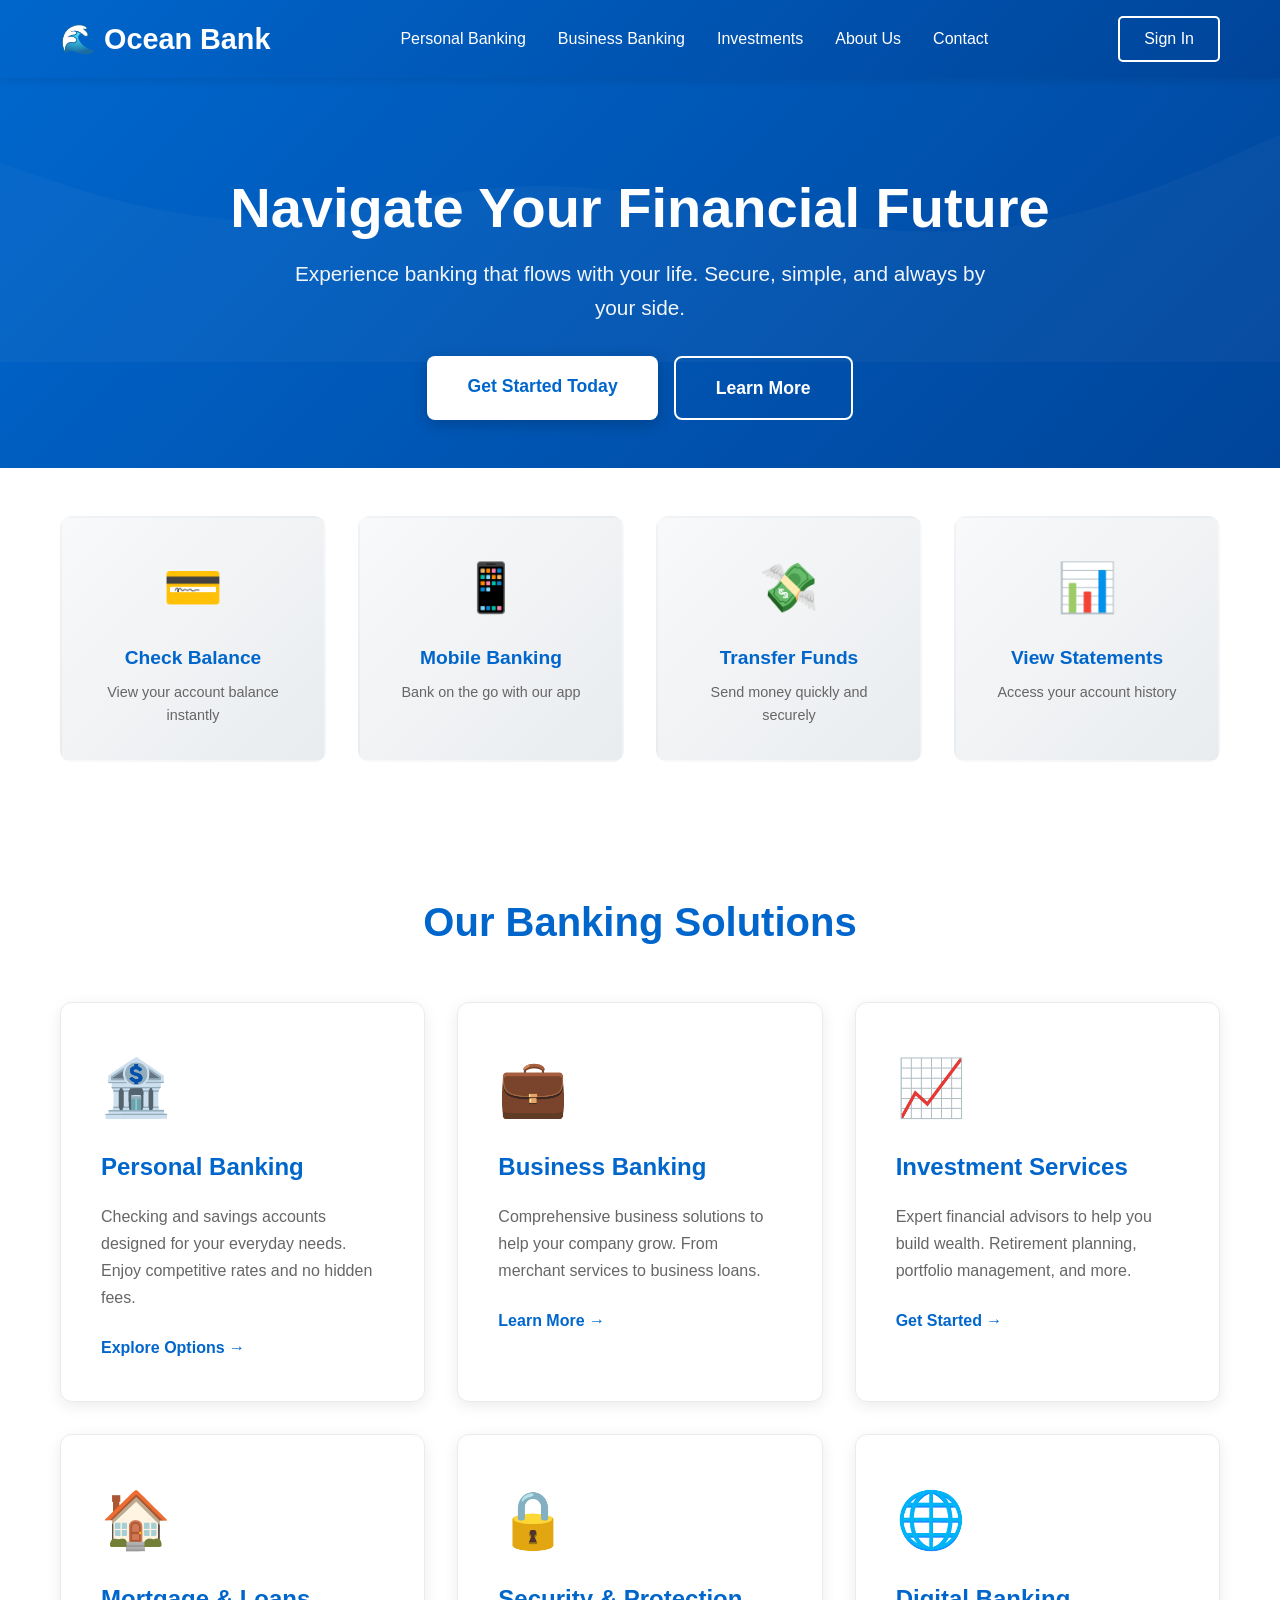
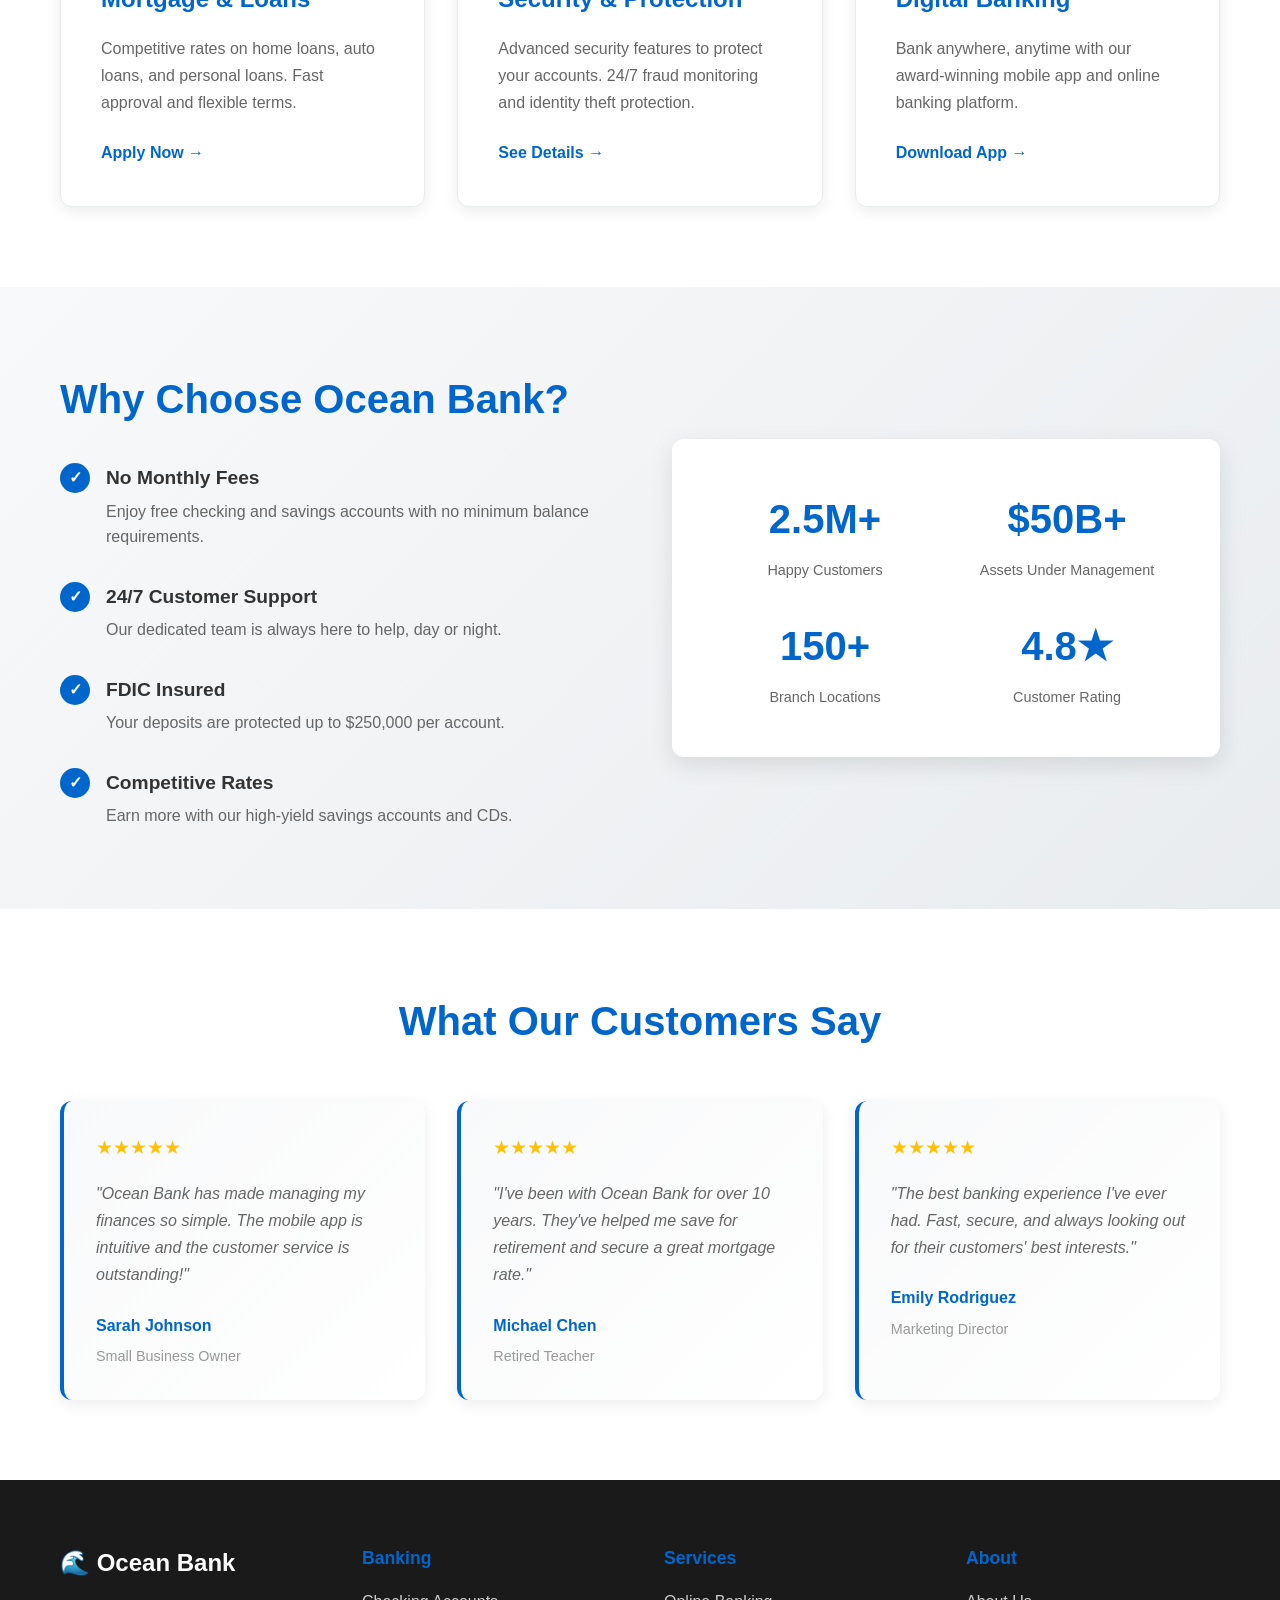
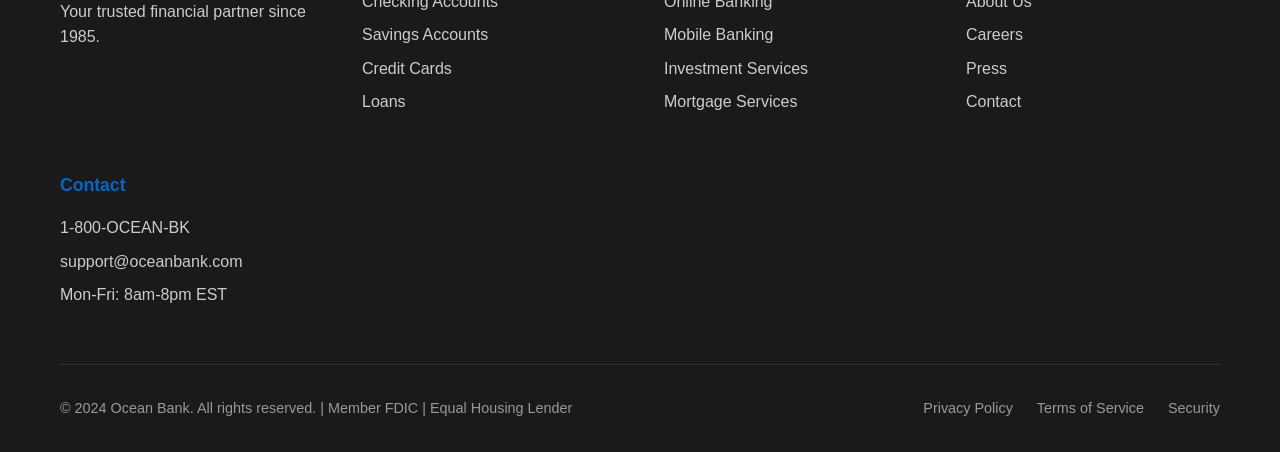
<file: index.html>
<!DOCTYPE html>
<html lang="en">
<head>
    <meta charset="UTF-8">
    <meta name="viewport" content="width=device-width, initial-scale=1.0">
    <title>Ocean Bank - Your Trusted Financial Partner</title>
    <style>
        * {
            margin: 0;
            padding: 0;
            box-sizing: border-box;
        }

        body {
            font-family: -apple-system, BlinkMacSystemFont, 'Segoe UI', Roboto, 'Helvetica Neue', Arial, sans-serif;
            line-height: 1.6;
            color: #333;
            background-color: #f8f9fa;
        }

        .container {
            max-width: 1200px;
            margin: 0 auto;
            padding: 0 20px;
        }

        /* Header */
        .header {
            background: linear-gradient(135deg, #0066cc 0%, #004499 100%);
            color: white;
            padding: 1rem 0;
            position: sticky;
            top: 0;
            z-index: 1000;
            box-shadow: 0 2px 10px rgba(0,0,0,0.1);
        }

        .header .container {
            display: flex;
            justify-content: space-between;
            align-items: center;
        }

        .logo h1 {
            font-size: 1.8rem;
            font-weight: 700;
        }

        .nav {
            display: flex;
            gap: 2rem;
        }

        .nav-link {
            color: white;
            text-decoration: none;
            font-weight: 500;
            transition: opacity 0.3s;
        }

        .nav-link:hover {
            opacity: 0.8;
        }

        .header-actions {
            display: flex;
            gap: 1rem;
        }

        .btn-secondary {
            padding: 0.5rem 1.5rem;
            background: transparent;
            border: 2px solid white;
            color: white;
            text-decoration: none;
            border-radius: 5px;
            font-weight: 500;
            transition: all 0.3s;
        }

        .btn-secondary:hover {
            background: white;
            color: #0066cc;
        }

        .btn-primary {
            padding: 0.5rem 1.5rem;
            background: white;
            color: #0066cc;
            text-decoration: none;
            border-radius: 5px;
            font-weight: 600;
            transition: all 0.3s;
        }

        .btn-primary:hover {
            background: #f0f0f0;
            transform: translateY(-2px);
        }

        /* Hero Section */
        .hero {
            position: relative;
            background: linear-gradient(135deg, #0066cc 0%, #004499 100%);
            color: white;
            padding: 6rem 0;
            overflow: hidden;
        }

        .hero-background {
            position: absolute;
            top: 0;
            left: 0;
            right: 0;
            bottom: 0;
            opacity: 0.1;
        }

        .wave-animation {
            width: 100%;
            height: 100%;
            background: url("data:image/svg+xml,%3Csvg xmlns='http://www.w3.org/2000/svg' viewBox='0 0 1440 320'%3E%3Cpath fill='%23ffffff' fill-opacity='0.3' d='M0,96L48,112C96,128,192,160,288,160C384,160,480,128,576,122.7C672,117,768,139,864,154.7C960,171,1056,181,1152,165.3C1248,149,1344,107,1392,85.3L1440,64L1440,320L1392,320C1344,320,1248,320,1152,320C1056,320,960,320,864,320C768,320,672,320,576,320C480,320,384,320,288,320C192,320,96,320,48,320L0,320Z'%3E%3C/path%3E%3C/svg%3E") repeat-x;
            animation: wave 20s linear infinite;
        }

        @keyframes wave {
            0% { transform: translateX(0); }
            100% { transform: translateX(-1440px); }
        }

        .hero-content {
            position: relative;
            z-index: 1;
            text-align: center;
        }

        .hero-title {
            font-size: 3.5rem;
            font-weight: 700;
            margin-bottom: 1rem;
            line-height: 1.2;
        }

        .hero-subtitle {
            font-size: 1.3rem;
            margin-bottom: 2rem;
            opacity: 0.95;
            max-width: 700px;
            margin-left: auto;
            margin-right: auto;
        }

        .hero-cta {
            display: flex;
            gap: 1rem;
            justify-content: center;
            flex-wrap: wrap;
        }

        .btn-large {
            padding: 1rem 2.5rem;
            background: white;
            color: #0066cc;
            text-decoration: none;
            border-radius: 8px;
            font-weight: 600;
            font-size: 1.1rem;
            transition: all 0.3s;
            box-shadow: 0 4px 15px rgba(0,0,0,0.2);
        }

        .btn-large:hover {
            transform: translateY(-3px);
            box-shadow: 0 6px 20px rgba(0,0,0,0.3);
        }

        .btn-large-outline {
            padding: 1rem 2.5rem;
            background: transparent;
            border: 2px solid white;
            color: white;
            text-decoration: none;
            border-radius: 8px;
            font-weight: 600;
            font-size: 1.1rem;
            transition: all 0.3s;
        }

        .btn-large-outline:hover {
            background: rgba(255,255,255,0.1);
            transform: translateY(-3px);
        }

        /* Quick Access */
        .quick-access {
            padding: 3rem 0;
            background: white;
            margin-top: -3rem;
            position: relative;
            z-index: 10;
        }

        .quick-cards {
            display: grid;
            grid-template-columns: repeat(auto-fit, minmax(200px, 1fr));
            gap: 2rem;
        }

        .quick-card {
            background: linear-gradient(135deg, #f8f9fa 0%, #e9ecef 100%);
            padding: 2rem;
            border-radius: 12px;
            text-align: center;
            transition: all 0.3s;
            border: 2px solid transparent;
        }

        .quick-card:hover {
            transform: translateY(-5px);
            box-shadow: 0 8px 25px rgba(0,102,204,0.15);
            border-color: #0066cc;
        }

        .card-icon {
            font-size: 3rem;
            margin-bottom: 1rem;
        }

        .quick-card h3 {
            color: #0066cc;
            margin-bottom: 0.5rem;
            font-size: 1.2rem;
        }

        .quick-card p {
            color: #666;
            font-size: 0.9rem;
        }

        /* Services */
        .services {
            padding: 5rem 0;
            background: white;
        }

        .section-title {
            text-align: center;
            font-size: 2.5rem;
            color: #0066cc;
            margin-bottom: 3rem;
            font-weight: 700;
        }

        .services-grid {
            display: grid;
            grid-template-columns: repeat(auto-fit, minmax(300px, 1fr));
            gap: 2rem;
        }

        .service-card {
            background: white;
            padding: 2.5rem;
            border-radius: 12px;
            box-shadow: 0 4px 15px rgba(0,0,0,0.08);
            transition: all 0.3s;
            border: 1px solid #e9ecef;
        }

        .service-card:hover {
            transform: translateY(-8px);
            box-shadow: 0 12px 30px rgba(0,102,204,0.2);
        }

        .service-icon {
            font-size: 3.5rem;
            margin-bottom: 1rem;
        }

        .service-card h3 {
            color: #0066cc;
            font-size: 1.5rem;
            margin-bottom: 1rem;
        }

        .service-card p {
            color: #666;
            margin-bottom: 1.5rem;
            line-height: 1.7;
        }

        .service-link {
            color: #0066cc;
            text-decoration: none;
            font-weight: 600;
            transition: all 0.3s;
        }

        .service-link:hover {
            color: #004499;
            margin-left: 5px;
        }

        /* Features */
        .features {
            padding: 5rem 0;
            background: linear-gradient(135deg, #f8f9fa 0%, #e9ecef 100%);
        }

        .features-content {
            display: grid;
            grid-template-columns: 1fr 1fr;
            gap: 4rem;
            align-items: center;
        }

        .features-text h2 {
            font-size: 2.5rem;
            color: #0066cc;
            margin-bottom: 2rem;
        }

        .feature-list {
            display: flex;
            flex-direction: column;
            gap: 2rem;
        }

        .feature-item {
            display: flex;
            gap: 1rem;
        }

        .feature-check {
            background: #0066cc;
            color: white;
            width: 30px;
            height: 30px;
            border-radius: 50%;
            display: flex;
            align-items: center;
            justify-content: center;
            font-weight: bold;
            flex-shrink: 0;
        }

        .feature-item h4 {
            color: #333;
            margin-bottom: 0.3rem;
            font-size: 1.2rem;
        }

        .feature-item p {
            color: #666;
        }

        .stats-card {
            background: white;
            padding: 3rem;
            border-radius: 12px;
            box-shadow: 0 8px 25px rgba(0,0,0,0.1);
            display: grid;
            grid-template-columns: 1fr 1fr;
            gap: 2rem;
        }

        .stat {
            text-align: center;
        }

        .stat-number {
            font-size: 2.5rem;
            font-weight: 700;
            color: #0066cc;
            margin-bottom: 0.5rem;
        }

        .stat-label {
            color: #666;
            font-size: 0.9rem;
        }

        /* Testimonials */
        .testimonials {
            padding: 5rem 0;
            background: white;
        }

        .testimonials-grid {
            display: grid;
            grid-template-columns: repeat(auto-fit, minmax(300px, 1fr));
            gap: 2rem;
        }

        .testimonial-card {
            background: linear-gradient(135deg, #f8f9fa 0%, #ffffff 100%);
            padding: 2rem;
            border-radius: 12px;
            border-left: 4px solid #0066cc;
            box-shadow: 0 4px 15px rgba(0,0,0,0.08);
        }

        .testimonial-stars {
            color: #ffc107;
            font-size: 1.2rem;
            margin-bottom: 1rem;
        }

        .testimonial-text {
            color: #666;
            font-style: italic;
            margin-bottom: 1.5rem;
            line-height: 1.7;
        }

        .testimonial-author strong {
            color: #0066cc;
            display: block;
            margin-bottom: 0.3rem;
        }

        .testimonial-author span {
            color: #999;
            font-size: 0.9rem;
        }

        /* Footer */
        .footer {
            background: #1a1a1a;
            color: white;
            padding: 4rem 0 2rem;
        }

        .footer-content {
            display: grid;
            grid-template-columns: repeat(auto-fit, minmax(200px, 1fr));
            gap: 3rem;
            margin-bottom: 3rem;
        }

        .footer-section h3 {
            font-size: 1.5rem;
            margin-bottom: 1rem;
        }

        .footer-section h4 {
            color: #0066cc;
            margin-bottom: 1rem;
            font-size: 1.1rem;
        }

        .footer-section ul {
            list-style: none;
        }

        .footer-section ul li {
            margin-bottom: 0.5rem;
        }

        .footer-section a {
            color: #ccc;
            text-decoration: none;
            transition: color 0.3s;
        }

        .footer-section a:hover {
            color: #0066cc;
        }

        .footer-section p {
            color: #ccc;
            margin-bottom: 0.5rem;
        }

        .footer-bottom {
            border-top: 1px solid #333;
            padding-top: 2rem;
            display: flex;
            justify-content: space-between;
            align-items: center;
            flex-wrap: wrap;
            gap: 1rem;
        }

        .footer-bottom p {
            color: #999;
            font-size: 0.9rem;
        }

        .footer-links {
            display: flex;
            gap: 1.5rem;
        }

        .footer-links a {
            color: #999;
            text-decoration: none;
            font-size: 0.9rem;
            transition: color 0.3s;
        }

        .footer-links a:hover {
            color: #0066cc;
        }

        /* Responsive */
        @media (max-width: 768px) {
            .header .container {
                flex-direction: column;
                gap: 1rem;
            }

            .nav {
                flex-wrap: wrap;
                justify-content: center;
            }

            .hero-title {
                font-size: 2.5rem;
            }

            .hero-subtitle {
                font-size: 1.1rem;
            }

            .features-content {
                grid-template-columns: 1fr;
            }

            .stats-card {
                grid-template-columns: 1fr;
            }

            .footer-bottom {
                flex-direction: column;
                text-align: center;
            }
        }
    </style>
</head>
<body>
    <!-- Header -->
    <header class="header">
        <div class="container">
            <div class="logo">
                <h1>🌊 Ocean Bank</h1>
            </div>
            <nav class="nav">
                <a href="#" class="nav-link">Personal Banking</a>
                <a href="#" class="nav-link">Business Banking</a>
                <a href="#" class="nav-link">Investments</a>
                <a href="#" class="nav-link">About Us</a>
                <a href="#" class="nav-link">Contact</a>
            </nav>
            <div class="header-actions">
                <a href="#" class="btn-secondary">Sign In</a>
            </div>
        </div>
    </header>

    <!-- Hero Section -->
    <section class="hero">
        <div class="hero-background">
            <div class="wave-animation"></div>
        </div>
        <div class="container hero-content">
            <h2 class="hero-title">Navigate Your Financial Future</h2>
            <p class="hero-subtitle">Experience banking that flows with your life. Secure, simple, and always by your side.</p>
            <div class="hero-cta">
                <a href="#" class="btn-large">Get Started Today</a>
                <a href="#" class="btn-large-outline">Learn More</a>
            </div>
        </div>
    </section>

    <!-- Quick Access Cards -->
    <section class="quick-access">
        <div class="container">
            <div class="quick-cards">
                <div class="quick-card">
                    <div class="card-icon">💳</div>
                    <h3>Check Balance</h3>
                    <p>View your account balance instantly</p>
                </div>
                <div class="quick-card">
                    <div class="card-icon">📱</div>
                    <h3>Mobile Banking</h3>
                    <p>Bank on the go with our app</p>
                </div>
                <div class="quick-card">
                    <div class="card-icon">💸</div>
                    <h3>Transfer Funds</h3>
                    <p>Send money quickly and securely</p>
                </div>
                <div class="quick-card">
                    <div class="card-icon">📊</div>
                    <h3>View Statements</h3>
                    <p>Access your account history</p>
                </div>
            </div>
        </div>
    </section>

    <!-- Services Section -->
    <section class="services">
        <div class="container">
            <h2 class="section-title">Our Banking Solutions</h2>
            <div class="services-grid">
                <div class="service-card">
                    <div class="service-icon">🏦</div>
                    <h3>Personal Banking</h3>
                    <p>Checking and savings accounts designed for your everyday needs. Enjoy competitive rates and no hidden fees.</p>
                    <a href="#" class="service-link">Explore Options →</a>
                </div>
                <div class="service-card">
                    <div class="service-icon">💼</div>
                    <h3>Business Banking</h3>
                    <p>Comprehensive business solutions to help your company grow. From merchant services to business loans.</p>
                    <a href="#" class="service-link">Learn More →</a>
                </div>
                <div class="service-card">
                    <div class="service-icon">📈</div>
                    <h3>Investment Services</h3>
                    <p>Expert financial advisors to help you build wealth. Retirement planning, portfolio management, and more.</p>
                    <a href="#" class="service-link">Get Started →</a>
                </div>
                <div class="service-card">
                    <div class="service-icon">🏠</div>
                    <h3>Mortgage & Loans</h3>
                    <p>Competitive rates on home loans, auto loans, and personal loans. Fast approval and flexible terms.</p>
                    <a href="#" class="service-link">Apply Now →</a>
                </div>
                <div class="service-card">
                    <div class="service-icon">🔒</div>
                    <h3>Security & Protection</h3>
                    <p>Advanced security features to protect your accounts. 24/7 fraud monitoring and identity theft protection.</p>
                    <a href="#" class="service-link">See Details →</a>
                </div>
                <div class="service-card">
                    <div class="service-icon">🌐</div>
                    <h3>Digital Banking</h3>
                    <p>Bank anywhere, anytime with our award-winning mobile app and online banking platform.</p>
                    <a href="#" class="service-link">Download App →</a>
                </div>
            </div>
        </div>
    </section>

    <!-- Features Section -->
    <section class="features">
        <div class="container">
            <div class="features-content">
                <div class="features-text">
                    <h2>Why Choose Ocean Bank?</h2>
                    <div class="feature-list">
                        <div class="feature-item">
                            <span class="feature-check">✓</span>
                            <div>
                                <h4>No Monthly Fees</h4>
                                <p>Enjoy free checking and savings accounts with no minimum balance requirements.</p>
                            </div>
                        </div>
                        <div class="feature-item">
                            <span class="feature-check">✓</span>
                            <div>
                                <h4>24/7 Customer Support</h4>
                                <p>Our dedicated team is always here to help, day or night.</p>
                            </div>
                        </div>
                        <div class="feature-item">
                            <span class="feature-check">✓</span>
                            <div>
                                <h4>FDIC Insured</h4>
                                <p>Your deposits are protected up to $250,000 per account.</p>
                            </div>
                        </div>
                        <div class="feature-item">
                            <span class="feature-check">✓</span>
                            <div>
                                <h4>Competitive Rates</h4>
                                <p>Earn more with our high-yield savings accounts and CDs.</p>
                            </div>
                        </div>
                    </div>
                </div>
                <div class="features-visual">
                    <div class="stats-card">
                        <div class="stat">
                            <div class="stat-number">2.5M+</div>
                            <div class="stat-label">Happy Customers</div>
                        </div>
                        <div class="stat">
                            <div class="stat-number">$50B+</div>
                            <div class="stat-label">Assets Under Management</div>
                        </div>
                        <div class="stat">
                            <div class="stat-number">150+</div>
                            <div class="stat-label">Branch Locations</div>
                        </div>
                        <div class="stat">
                            <div class="stat-number">4.8★</div>
                            <div class="stat-label">Customer Rating</div>
                        </div>
                    </div>
                </div>
            </div>
        </div>
    </section>

    <!-- Testimonials -->
    <section class="testimonials">
        <div class="container">
            <h2 class="section-title">What Our Customers Say</h2>
            <div class="testimonials-grid">
                <div class="testimonial-card">
                    <div class="testimonial-stars">★★★★★</div>
                    <p class="testimonial-text">"Ocean Bank has made managing my finances so simple. The mobile app is intuitive and the customer service is outstanding!"</p>
                    <div class="testimonial-author">
                        <strong>Sarah Johnson</strong>
                        <span>Small Business Owner</span>
                    </div>
                </div>
                <div class="testimonial-card">
                    <div class="testimonial-stars">★★★★★</div>
                    <p class="testimonial-text">"I've been with Ocean Bank for over 10 years. They've helped me save for retirement and secure a great mortgage rate."</p>
                    <div class="testimonial-author">
                        <strong>Michael Chen</strong>
                        <span>Retired Teacher</span>
                    </div>
                </div>
                <div class="testimonial-card">
                    <div class="testimonial-stars">★★★★★</div>
                    <p class="testimonial-text">"The best banking experience I've ever had. Fast, secure, and always looking out for their customers' best interests."</p>
                    <div class="testimonial-author">
                        <strong>Emily Rodriguez</strong>
                        <span>Marketing Director</span>
                    </div>
                </div>
            </div>
        </div>
    </section>

    <!-- Footer -->
    <footer class="footer">
        <div class="container">
            <div class="footer-content">
                <div class="footer-section">
                    <h3>🌊 Ocean Bank</h3>
                    <p>Your trusted financial partner since 1985.</p>
                </div>
                <div class="footer-section">
                    <h4>Banking</h4>
                    <ul>
                        <li><a href="#">Checking Accounts</a></li>
                        <li><a href="#">Savings Accounts</a></li>
                        <li><a href="#">Credit Cards</a></li>
                        <li><a href="#">Loans</a></li>
                    </ul>
                </div>
                <div class="footer-section">
                    <h4>Services</h4>
                    <ul>
                        <li><a href="#">Online Banking</a></li>
                        <li><a href="#">Mobile Banking</a></li>
                        <li><a href="#">Investment Services</a></li>
                        <li><a href="#">Mortgage Services</a></li>
                    </ul>
                </div>
                <div class="footer-section">
                    <h4>About</h4>
                    <ul>
                        <li><a href="#">About Us</a></li>
                        <li><a href="#">Careers</a></li>
                        <li><a href="#">Press</a></li>
                        <li><a href="#">Contact</a></li>
                    </ul>
                </div>
                <div class="footer-section">
                    <h4>Contact</h4>
                    <p>1-800-OCEAN-BK</p>
                    <p>support@oceanbank.com</p>
                    <p>Mon-Fri: 8am-8pm EST</p>
                </div>
            </div>
            <div class="footer-bottom">
                <p>&copy; 2024 Ocean Bank. All rights reserved. | Member FDIC | Equal Housing Lender</p>
                <div class="footer-links">
                    <a href="#">Privacy Policy</a>
                    <a href="#">Terms of Service</a>
                    <a href="#">Security</a>
                </div>
            </div>
        </div>
    </footer>
</body>
</html>
</file>
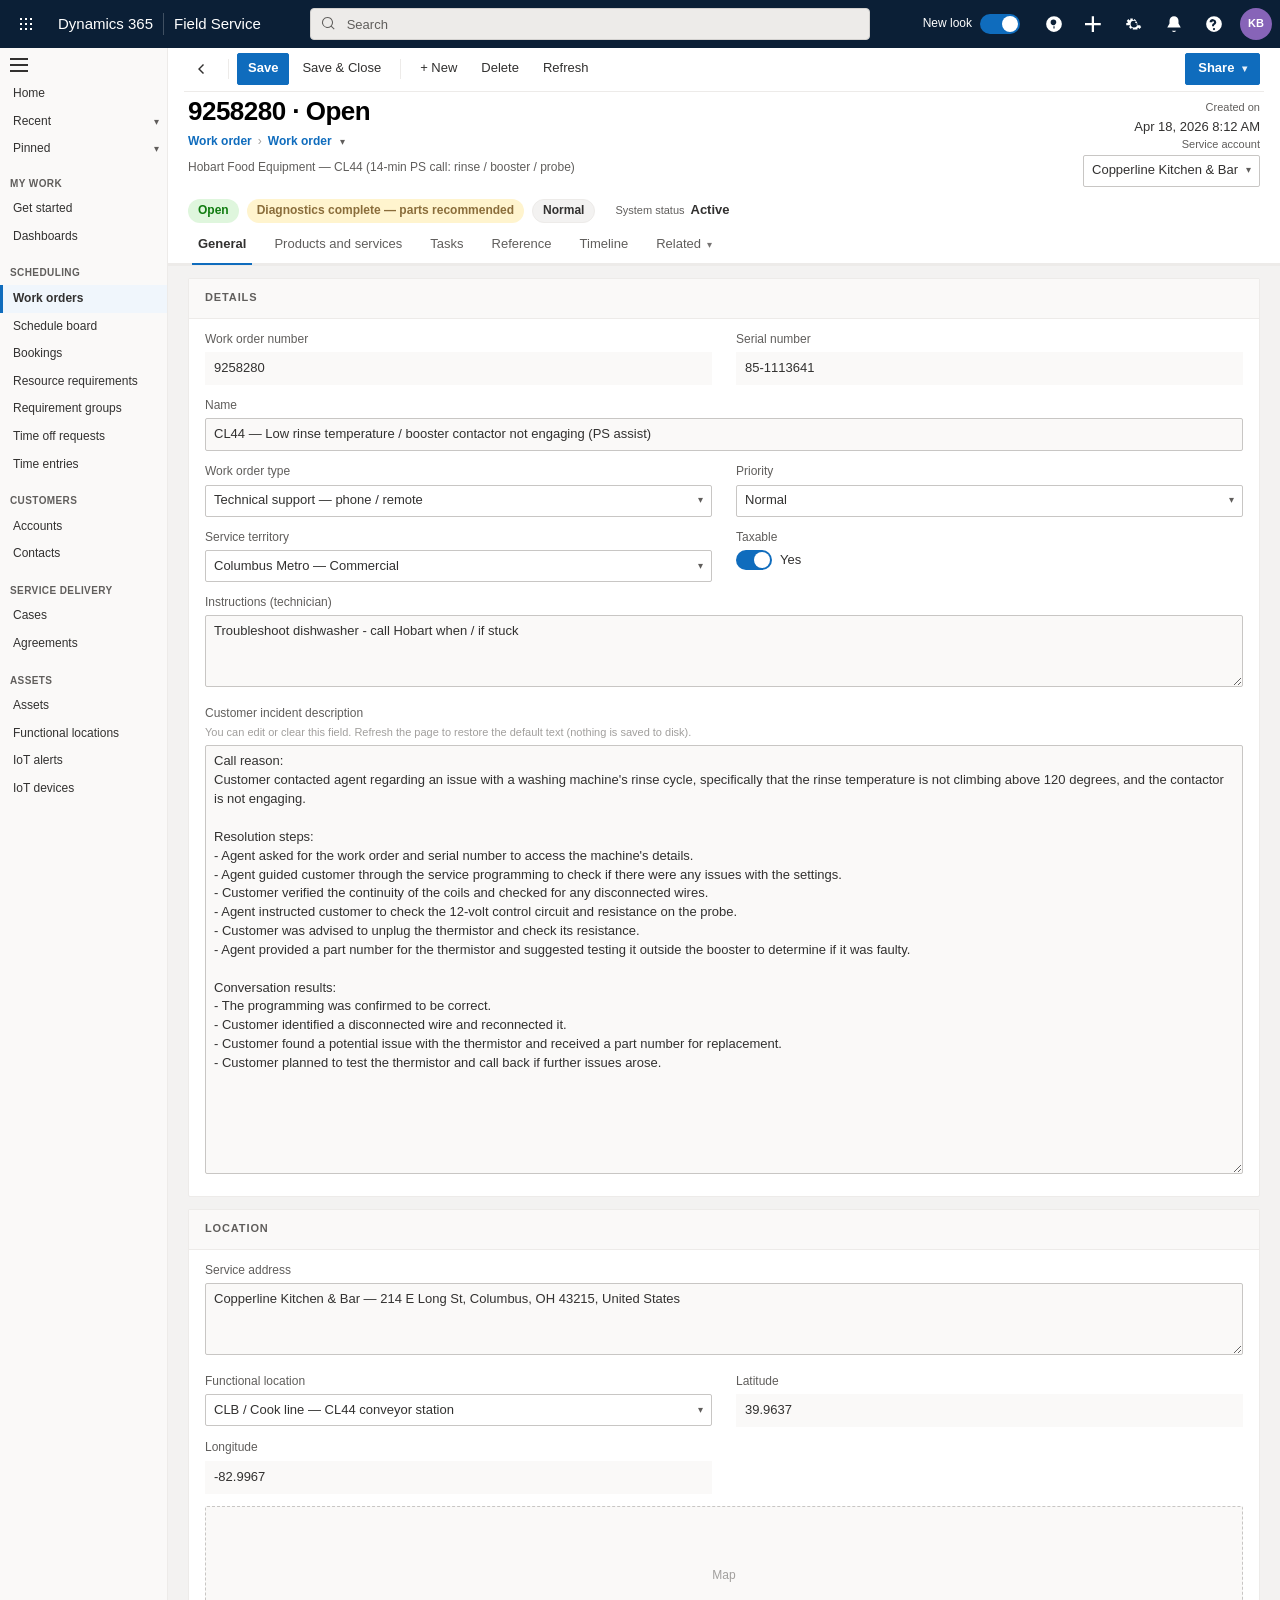
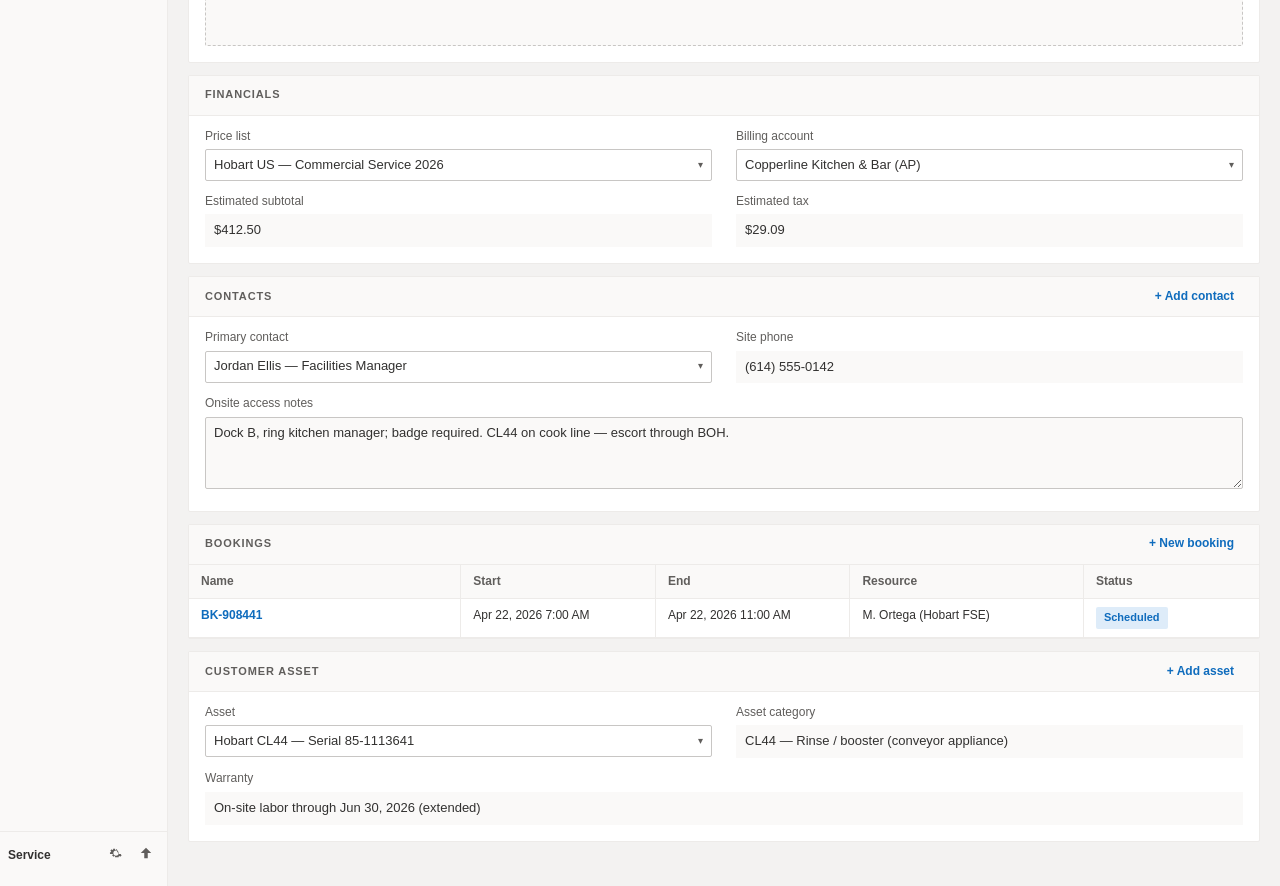
<file: Ocean Appliance/Index.html>
<!DOCTYPE html>
<html lang="en">
  <head>
    <meta charset="utf-8" />
    <meta name="viewport" content="width=device-width, initial-scale=1" />
    <title>Work Order · 9258280 · Field Service</title>
    <link rel="stylesheet" href="styles.css" />
  </head>
  <body>
    <div class="app">
      <header class="global-header" aria-label="Global navigation">
        <div class="global-header__left">
          <button type="button" class="gh-icon-btn gh-waffle" aria-label="App launcher">
            <svg width="20" height="20" viewBox="0 0 20 20" aria-hidden="true">
              <path fill="currentColor" d="M4 4h2v2H4V4zm5 0h2v2H9V4zm5 0h2v2h-2V4zM4 9h2v2H4V9zm5 0h2v2H9V9zm5 0h2v2h-2V9zM4 14h2v2H4v-2zm5 0h2v2H9v-2zm5 0h2v2h-2v-2z" />
            </svg>
          </button>
          <span class="gh-brand">Dynamics 365</span>
          <span class="gh-vrule" aria-hidden="true"></span>
          <span class="gh-module">Field Service</span>
        </div>
        <div class="global-header__search" role="search">
          <span class="gh-search__icon" aria-hidden="true">
            <svg width="16" height="16" viewBox="0 0 16 16"><path fill="currentColor" d="M6.5 1a5.5 5.5 0 014.23 9.02l2.86 2.85-.7.7-2.87-2.86A5.5 5.5 0 116.5 1zm0 1a4.5 4.5 0 100 9 4.5 4.5 0 000-9z"/></svg>
          </span>
          <input class="gh-search__input" type="search" placeholder="Search" readonly tabindex="-1" aria-label="Search" />
        </div>
        <div class="global-header__right">
          <div class="gh-newlook" title="Try the new look">
            <span class="gh-newlook__label">New look</span>
            <span class="gh-toggle gh-toggle--on" aria-hidden="true"><span class="gh-toggle__knob"></span></span>
          </div>
          <button type="button" class="gh-icon-btn gh-icon-btn--light" aria-label="Tips">
            <svg width="18" height="18" viewBox="0 0 16 16" aria-hidden="true"><path fill="currentColor" d="M8 1a7 7 0 100 14A7 7 0 008 1zm.5 11H7.5V10h1v2zm0-3H7.5a2.5 2.5 0 112.5-2.5c0 1.2-.8 1.8-1.5 2.3-.3.2-.5.2-.5.7V9z"/></svg>
          </button>
          <button type="button" class="gh-icon-btn gh-icon-btn--light" aria-label="Quick create">
            <svg width="18" height="18" viewBox="0 0 16 16" aria-hidden="true"><path fill="currentColor" d="M8 1v6h6v2H8v6H6V9H0V7h6V1h2z"/></svg>
          </button>
          <button type="button" class="gh-icon-btn gh-icon-btn--light" aria-label="Settings">
            <svg width="18" height="18" viewBox="0 0 16 16" aria-hidden="true"><path fill="currentColor" d="M8 5a3 3 0 100 6 3 3 0 000-6zm6.9 4h-1.2a5 5 0 00-.2.8l1 .9-1.7 1.7-.9-1a5 5 0 00-.8.2v1.2H6.9v-1.2a5 5 0 00-.8-.2l-.9 1-1.7-1.7 1-.9a5 5 0 00-.2-.8H1.1V7h1.2a5 5 0 00.2-.8l-1-.9L3 3.6l.9 1a5 5 0 00.8-.2V3.1h2.2v1.2a5 5 0 00.8.2l.9-1L10 5.4l-1 .9c.1.26.17.53.2.8h1.2v2z"/></svg>
          </button>
          <button type="button" class="gh-icon-btn gh-icon-btn--light" aria-label="Notifications">
            <svg width="18" height="18" viewBox="0 0 16 16" aria-hidden="true"><path fill="currentColor" d="M8 1a4 4 0 00-4 4v2.5L2 11h12l-2-3.5V5a4 4 0 00-4-4zm0 14a2 2 0 002-1H6a2 2 0 002 1z"/></svg>
          </button>
          <button type="button" class="gh-icon-btn gh-icon-btn--light" aria-label="Help">
            <svg width="18" height="18" viewBox="0 0 16 16" aria-hidden="true"><path fill="currentColor" d="M8 1a7 7 0 100 14A7 7 0 008 1zm0 10.5a1 1 0 110 2 1 1 0 010-2zM8 4a2.5 2.5 0 012 2.4c0 1.4-1 2-1.6 2.4-.2.1-.4.2-.4.7v.5H6.3v-.8c0-1 .6-1.5 1.2-1.9.3-.2.5-.4.5-.9a.8.8 0 00-1.6 0H4.1A2.5 2.5 0 018 4z"/></svg>
          </button>
          <span class="gh-avatar" aria-hidden="true">KB</span>
        </div>
      </header>

      <div class="app-body">
        <nav class="sidenav" aria-label="Site map">
          <button type="button" class="sidenav__pin" aria-label="Collapse navigation">
            <svg width="18" height="14" viewBox="0 0 18 14" aria-hidden="true"><path fill="currentColor" d="M0 0h18v2H0V0zm0 6h18v2H0V6zm0 6h18v2H0v-2z"/></svg>
          </button>
          <button type="button" class="sidenav__link">Home</button>
          <button type="button" class="sidenav__link sidenav__link--flyout">Recent <span class="sidenav__caret">▾</span></button>
          <button type="button" class="sidenav__link sidenav__link--flyout">Pinned <span class="sidenav__caret">▾</span></button>

          <div class="sidenav__group">
            <div class="sidenav__heading">My work</div>
            <button type="button" class="sidenav__link">Get started</button>
            <button type="button" class="sidenav__link">Dashboards</button>
          </div>
          <div class="sidenav__group">
            <div class="sidenav__heading">Scheduling</div>
            <button type="button" class="sidenav__link sidenav__link--active" aria-current="page">Work orders</button>
            <button type="button" class="sidenav__link">Schedule board</button>
            <button type="button" class="sidenav__link">Bookings</button>
            <button type="button" class="sidenav__link">Resource requirements</button>
            <button type="button" class="sidenav__link">Requirement groups</button>
            <button type="button" class="sidenav__link">Time off requests</button>
            <button type="button" class="sidenav__link">Time entries</button>
          </div>
          <div class="sidenav__group">
            <div class="sidenav__heading">Customers</div>
            <button type="button" class="sidenav__link">Accounts</button>
            <button type="button" class="sidenav__link">Contacts</button>
          </div>
          <div class="sidenav__group">
            <div class="sidenav__heading">Service delivery</div>
            <button type="button" class="sidenav__link">Cases</button>
            <button type="button" class="sidenav__link">Agreements</button>
          </div>
          <div class="sidenav__group">
            <div class="sidenav__heading">Assets</div>
            <button type="button" class="sidenav__link">Assets</button>
            <button type="button" class="sidenav__link">Functional locations</button>
            <button type="button" class="sidenav__link">IoT alerts</button>
            <button type="button" class="sidenav__link">IoT devices</button>
          </div>

          <div class="sidenav__footer">
            <span class="sidenav__footer-label">Service</span>
            <button type="button" class="sidenav__footer-btn" aria-label="App settings">
              <svg width="14" height="14" viewBox="0 0 16 16" aria-hidden="true"><path fill="currentColor" d="M8 5a3 3 0 100 6 3 3 0 000-6zm6.9 4h-1.2a5 5 0 00-.2.8l1 .9-1.7 1.7-.9-1a5 5 0 00-.8.2v1.2H6.9v-1.2a5 5 0 00-.8-.2l-.9 1-1.7-1.7 1-.9a5 5 0 00-.2-.8H1.1V7h1.2a5 5 0 00.2-.8l-1-.9L3 3.6l.9 1a5 5 0 00.8-.2V3.1h2.2v1.2a5 5 0 00.8.2l.9-1L10 5.4l-1 .9c.1.26.17.53.2.8h1.2v2z"/></svg>
            </button>
            <button type="button" class="sidenav__footer-btn" aria-label="Change area">
              <svg width="14" height="14" viewBox="0 0 16 16" aria-hidden="true"><path fill="currentColor" d="M8 2l6 6H10v6H6V8H2l6-6z"/></svg>
            </button>
          </div>
        </nav>

        <div class="main-pane">
          <div class="page-surface">
            <div class="command-bar" role="toolbar" aria-label="Command bar">
              <div class="command-bar__group">
                <button type="button" class="cmd cmd--icon" aria-label="Back">
                  <svg width="16" height="16" viewBox="0 0 16 16" aria-hidden="true"><path fill="currentColor" d="M10 3L5 8l5 5 1-1-4-4 4-4-1-1z"/></svg>
                </button>
                <span class="command-bar__divider" aria-hidden="true"></span>
                <button type="button" class="cmd cmd--primary">Save</button>
                <button type="button" class="cmd">Save &amp; Close</button>
                <span class="command-bar__divider" aria-hidden="true"></span>
                <button type="button" class="cmd">+ New</button>
                <button type="button" class="cmd">Delete</button>
                <button type="button" class="cmd">Refresh</button>
              </div>
              <div class="command-bar__group command-bar__group--right">
                <button type="button" class="cmd cmd--share">Share <span class="cmd__chevron">▾</span></button>
              </div>
            </div>

            <header class="record-header" aria-labelledby="wo-title">
              <div class="record-header__main">
                <h1 id="wo-title" class="record-header__title">9258280 · Open</h1>
                <div class="record-header__entity-bc" aria-label="Record type">
                  <span class="record-header__entity">Work order</span>
                  <span class="record-header__entity-sep">›</span>
                  <span class="record-header__entity">Work order</span>
                  <span class="record-header__entity-caret" aria-hidden="true">▾</span>
                </div>
                <p class="record-header__tagline">Hobart Food Equipment — CL44 (14‑min PS call: rinse / booster / probe)</p>
              </div>
              <div class="record-header__meta">
                <div class="header-field">
                  <span class="header-field__label">Created on</span>
                  <span class="header-field__value">Apr 18, 2026 8:12 AM</span>
                </div>
                <div class="header-field">
                  <span class="header-field__label">Service account</span>
                  <span class="header-field__value lookup lookup--compact">
                    <span class="lookup__text">Copperline Kitchen &amp; Bar</span>
                    <span class="lookup__glyph" aria-hidden="true">▾</span>
                  </span>
                </div>
              </div>
            </header>

            <div class="status-strip" aria-label="Status and priority">
              <span class="chip chip--status chip--open">Open</span>
              <span class="chip chip--substatus">Diagnostics complete — parts recommended</span>
              <span class="chip chip--priority chip--normal">Normal</span>
              <span class="header-field header-field--inline">
                <span class="header-field__label">System status</span>
                <span class="header-field__value">Active</span>
              </span>
            </div>

            <nav class="tab-strip" aria-label="Form tabs" role="tablist">
              <button type="button" class="tab tab--active" role="tab" aria-selected="true" data-tab="general">General</button>
              <button type="button" class="tab" role="tab" aria-selected="false" data-tab="products">Products and services</button>
              <button type="button" class="tab" role="tab" aria-selected="false" data-tab="services">Tasks</button>
              <button type="button" class="tab" role="tab" aria-selected="false" data-tab="bookings">Reference</button>
              <button type="button" class="tab" role="tab" aria-selected="false" data-tab="notes">Timeline</button>
              <button type="button" class="tab tab--related" role="tab" aria-selected="false" data-tab="related">Related <span class="tab__caret">▾</span></button>
            </nav>
          </div>

      <div class="form-layout">
        <main class="form-main">
          <div class="tab-panels">
            <div class="tab-panel tab-panel--active" id="panel-general" role="tabpanel" data-panel="general">
              <article class="card">
                <header class="card__head">
                  <h2 class="card__title">Details</h2>
                </header>
                <div class="card__body">
                  <div class="field-grid">
                    <div class="field">
                      <label class="field__label">Work order number</label>
                      <div class="field__control field__control--readonly">9258280</div>
                    </div>
                    <div class="field">
                      <label class="field__label">Serial number</label>
                      <div class="field__control field__control--readonly">85-1113641</div>
                    </div>
                    <div class="field field--full">
                      <label class="field__label">Name</label>
                      <div class="field__control">
                        <input type="text" readonly value="CL44 — Low rinse temperature / booster contactor not engaging (PS assist)" />
                      </div>
                    </div>
                    <div class="field">
                      <label class="field__label">Work order type</label>
                      <div class="field__control lookup">
                        <span class="lookup__text">Technical support — phone / remote</span>
                        <span class="lookup__glyph" aria-hidden="true">▾</span>
                      </div>
                    </div>
                    <div class="field">
                      <label class="field__label">Priority</label>
                      <div class="field__control lookup">
                        <span class="lookup__text">Normal</span>
                        <span class="lookup__glyph" aria-hidden="true">▾</span>
                      </div>
                    </div>
                    <div class="field">
                      <label class="field__label">Service territory</label>
                      <div class="field__control lookup">
                        <span class="lookup__text">Columbus Metro — Commercial</span>
                        <span class="lookup__glyph" aria-hidden="true">▾</span>
                      </div>
                    </div>
                    <div class="field">
                      <label class="field__label">Taxable</label>
                      <div class="field__control toggle-row">
                        <span class="toggle toggle--on" aria-hidden="true"></span>
                        <span class="toggle-row__text">Yes</span>
                      </div>
                    </div>
                    <div class="field field--full">
                      <label class="field__label">Instructions (technician)</label>
                      <div class="field__control">
                        <textarea readonly rows="2">Troubleshoot dishwasher - call Hobart when / if stuck</textarea>
                      </div>
                    </div>
                    <div class="field field--full">
                      <label class="field__label">Customer incident description</label>
                      <p class="field__hint">You can edit or clear this field. Refresh the page to restore the default text (nothing is saved to disk).</p>
                      <div class="field__control">
                        <textarea rows="22" autocomplete="off" spellcheck="true">Call reason:
Customer contacted agent regarding an issue with a washing machine's rinse cycle, specifically that the rinse temperature is not climbing above 120 degrees, and the contactor is not engaging.

Resolution steps:
- Agent asked for the work order and serial number to access the machine's details.
- Agent guided customer through the service programming to check if there were any issues with the settings.
- Customer verified the continuity of the coils and checked for any disconnected wires.
- Agent instructed customer to check the 12-volt control circuit and resistance on the probe.
- Customer was advised to unplug the thermistor and check its resistance.
- Agent provided a part number for the thermistor and suggested testing it outside the booster to determine if it was faulty.

Conversation results:
- The programming was confirmed to be correct.
- Customer identified a disconnected wire and reconnected it.
- Customer found a potential issue with the thermistor and received a part number for replacement.
- Customer planned to test the thermistor and call back if further issues arose.</textarea>
                      </div>
                    </div>
                  </div>
                </div>
              </article>

              <article class="card">
                <header class="card__head">
                  <h2 class="card__title">Location</h2>
                </header>
                <div class="card__body">
                  <div class="field-grid">
                    <div class="field field--full">
                      <label class="field__label">Service address</label>
                      <div class="field__control">
                        <textarea readonly rows="2">Copperline Kitchen &amp; Bar — 214 E Long St, Columbus, OH 43215, United States</textarea>
                      </div>
                    </div>
                    <div class="field">
                      <label class="field__label">Functional location</label>
                      <div class="field__control lookup">
                        <span class="lookup__text">CLB / Cook line — CL44 conveyor station</span>
                        <span class="lookup__glyph" aria-hidden="true">▾</span>
                      </div>
                    </div>
                    <div class="field">
                      <label class="field__label">Latitude</label>
                      <div class="field__control field__control--readonly">39.9637</div>
                    </div>
                    <div class="field">
                      <label class="field__label">Longitude</label>
                      <div class="field__control field__control--readonly">-82.9967</div>
                    </div>
                  </div>
                  <div class="map-placeholder" role="img" aria-label="Map preview (placeholder)">Map</div>
                </div>
              </article>

              <article class="card">
                <header class="card__head">
                  <h2 class="card__title">Financials</h2>
                </header>
                <div class="card__body">
                  <div class="field-grid">
                    <div class="field">
                      <label class="field__label">Price list</label>
                      <div class="field__control lookup">
                        <span class="lookup__text">Hobart US — Commercial Service 2026</span>
                        <span class="lookup__glyph" aria-hidden="true">▾</span>
                      </div>
                    </div>
                    <div class="field">
                      <label class="field__label">Billing account</label>
                      <div class="field__control lookup">
                        <span class="lookup__text">Copperline Kitchen &amp; Bar (AP)</span>
                        <span class="lookup__glyph" aria-hidden="true">▾</span>
                      </div>
                    </div>
                    <div class="field">
                      <label class="field__label">Estimated subtotal</label>
                      <div class="field__control field__control--readonly">$412.50</div>
                    </div>
                    <div class="field">
                      <label class="field__label">Estimated tax</label>
                      <div class="field__control field__control--readonly">$29.09</div>
                    </div>
                  </div>
                </div>
              </article>

              <article class="card">
                <header class="card__head card__head--with-action">
                  <h2 class="card__title">Contacts</h2>
                  <button type="button" class="card__action">+ Add contact</button>
                </header>
                <div class="card__body">
                  <div class="field-grid">
                    <div class="field">
                      <label class="field__label">Primary contact</label>
                      <div class="field__control lookup">
                        <span class="lookup__text">Jordan Ellis — Facilities Manager</span>
                        <span class="lookup__glyph" aria-hidden="true">▾</span>
                      </div>
                    </div>
                    <div class="field">
                      <label class="field__label">Site phone</label>
                      <div class="field__control field__control--readonly">(614) 555-0142</div>
                    </div>
                    <div class="field field--full">
                      <label class="field__label">Onsite access notes</label>
                      <div class="field__control">
                        <textarea readonly rows="2">Dock B, ring kitchen manager; badge required. CL44 on cook line — escort through BOH.</textarea>
                      </div>
                    </div>
                  </div>
                </div>
              </article>

              <article class="card">
                <header class="card__head card__head--with-action">
                  <h2 class="card__title">Bookings</h2>
                  <button type="button" class="card__action">+ New booking</button>
                </header>
                <div class="card__body card__body--flush">
                  <div class="subgrid">
                    <div class="subgrid__head">
                      <span class="subgrid__cell">Name</span>
                      <span class="subgrid__cell">Start</span>
                      <span class="subgrid__cell">End</span>
                      <span class="subgrid__cell">Resource</span>
                      <span class="subgrid__cell">Status</span>
                    </div>
                    <div class="subgrid__row">
                      <span class="subgrid__cell subgrid__cell--link">BK-908441</span>
                      <span class="subgrid__cell">Apr 22, 2026 7:00 AM</span>
                      <span class="subgrid__cell">Apr 22, 2026 11:00 AM</span>
                      <span class="subgrid__cell">M. Ortega (Hobart FSE)</span>
                      <span class="subgrid__cell"><span class="pill pill--scheduled">Scheduled</span></span>
                    </div>
                  </div>
                </div>
              </article>

              <article class="card">
                <header class="card__head card__head--with-action">
                  <h2 class="card__title">Customer asset</h2>
                  <button type="button" class="card__action">+ Add asset</button>
                </header>
                <div class="card__body">
                  <div class="field-grid">
                    <div class="field">
                      <label class="field__label">Asset</label>
                      <div class="field__control lookup">
                        <span class="lookup__text">Hobart CL44 — Serial 85-1113641</span>
                        <span class="lookup__glyph" aria-hidden="true">▾</span>
                      </div>
                    </div>
                    <div class="field">
                      <label class="field__label">Asset category</label>
                      <div class="field__control field__control--readonly">CL44 — Rinse / booster (conveyor appliance)</div>
                    </div>
                    <div class="field field--full">
                      <label class="field__label">Warranty</label>
                      <div class="field__control field__control--readonly">On-site labor through Jun 30, 2026 (extended)</div>
                    </div>
                  </div>
                </div>
              </article>
            </div>

            <div class="tab-panel" id="panel-products" role="tabpanel" hidden data-panel="products">
              <article class="card">
                <header class="card__head card__head--with-action">
                  <h2 class="card__title">Products and services</h2>
                  <button type="button" class="card__action">+ Add product</button>
                </header>
                <div class="card__body card__body--flush">
                  <div class="subgrid">
                    <div class="subgrid__head">
                      <span class="subgrid__cell">Product</span>
                      <span class="subgrid__cell">Qty</span>
                      <span class="subgrid__cell">UoM</span>
                      <span class="subgrid__cell">Est. price</span>
                    </div>
                    <div class="subgrid__row">
                      <span class="subgrid__cell">Booster thermistor probe — CL44 (recommended by product support)</span>
                      <span class="subgrid__cell">1</span>
                      <span class="subgrid__cell">EA</span>
                      <span class="subgrid__cell">$94.50</span>
                    </div>
                    <div class="subgrid__row">
                      <span class="subgrid__cell">Connector / harness — J16 service loop (if damaged on inspection)</span>
                      <span class="subgrid__cell">0</span>
                      <span class="subgrid__cell">EA</span>
                      <span class="subgrid__cell">$0.00</span>
                    </div>
                  </div>
                </div>
              </article>
            </div>

            <div class="tab-panel" id="panel-services" role="tabpanel" hidden data-panel="services">
              <article class="card">
                <header class="card__head card__head--with-action">
                  <h2 class="card__title">Tasks</h2>
                  <button type="button" class="card__action">+ New task</button>
                </header>
                <div class="card__body card__body--flush">
                  <div class="subgrid">
                    <div class="subgrid__head">
                      <span class="subgrid__cell">Service</span>
                      <span class="subgrid__cell">Duration</span>
                      <span class="subgrid__cell">Est. price</span>
                    </div>
                    <div class="subgrid__row">
                      <span class="subgrid__cell">Hobart product support — CL44 phone assist (programming, J16, probe, history)</span>
                      <span class="subgrid__cell">0.23 hr</span>
                      <span class="subgrid__cell">$0.00</span>
                    </div>
                    <div class="subgrid__row">
                      <span class="subgrid__cell">Field follow‑up — install probe, verify rinse &amp; booster contactor</span>
                      <span class="subgrid__cell">2.0 hr</span>
                      <span class="subgrid__cell">$128.00</span>
                    </div>
                  </div>
                </div>
              </article>
            </div>

            <div class="tab-panel" id="panel-bookings" role="tabpanel" hidden data-panel="bookings">
              <article class="card">
                <header class="card__head">
                  <h2 class="card__title">Reference</h2>
                </header>
                <div class="card__body">
                  <p class="muted muted--tight"><strong>Support call checklist (CL44, s/n 85‑1113641)</strong> — ~14 min with product support:</p>
                  <ul class="ref-list">
                    <li><strong>Symptoms:</strong> low rinse temperature; booster contactor not engaging.</li>
                    <li><strong>Programming:</strong> menu / parameter walkthrough to confirm correct program and rinse-related steps.</li>
                    <li><strong>Electrical:</strong> checks at connector <strong>J16</strong> per Hobart guidance (continuity / presence of control voltage as directed).</li>
                    <li><strong>Probe:</strong> booster thermistor probe resistance measured and compared to expected range.</li>
                    <li><strong>History:</strong> error log / fault history reviewed for rinse and booster-related codes.</li>
                    <li><strong>Resolution:</strong> product support recommends <strong>replacing the booster thermistor probe</strong>; verify contactor pull‑in after repair.</li>
                  </ul>
                </div>
              </article>
            </div>

            <div class="tab-panel" id="panel-notes" role="tabpanel" hidden data-panel="notes">
              <article class="card">
                <header class="card__head">
                  <h2 class="card__title">Timeline</h2>
                </header>
                <div class="card__body">
                  <div class="field field--full">
                    <label class="field__label">Internal note</label>
                    <div class="field__control">
                      <textarea readonly rows="4">14‑min PS call logged: low rinse + non‑engaging booster contactor on CL44 85‑1113641. Support led tech through programming, J16 electrical checks, booster thermistor probe resistance, and error/history review. Recommendation: replace booster thermistor probe — quote on file; confirm van stock before return. Escalate if contactor still fails to pull in after probe swap and re‑check at J16.</textarea>
                    </div>
                  </div>
                </div>
              </article>
            </div>

            <div class="tab-panel" id="panel-related" role="tabpanel" hidden data-panel="related">
              <article class="card">
                <header class="card__head">
                  <h2 class="card__title">Related</h2>
                </header>
                <div class="card__body">
                  <p class="muted">Select a related record type from the menu (mock).</p>
                </div>
              </article>
            </div>
          </div>
        </main>
      </div>
        </div>
      </div>
    </div>

    <script src="app.js"></script>
  </body>
</html>
</file>
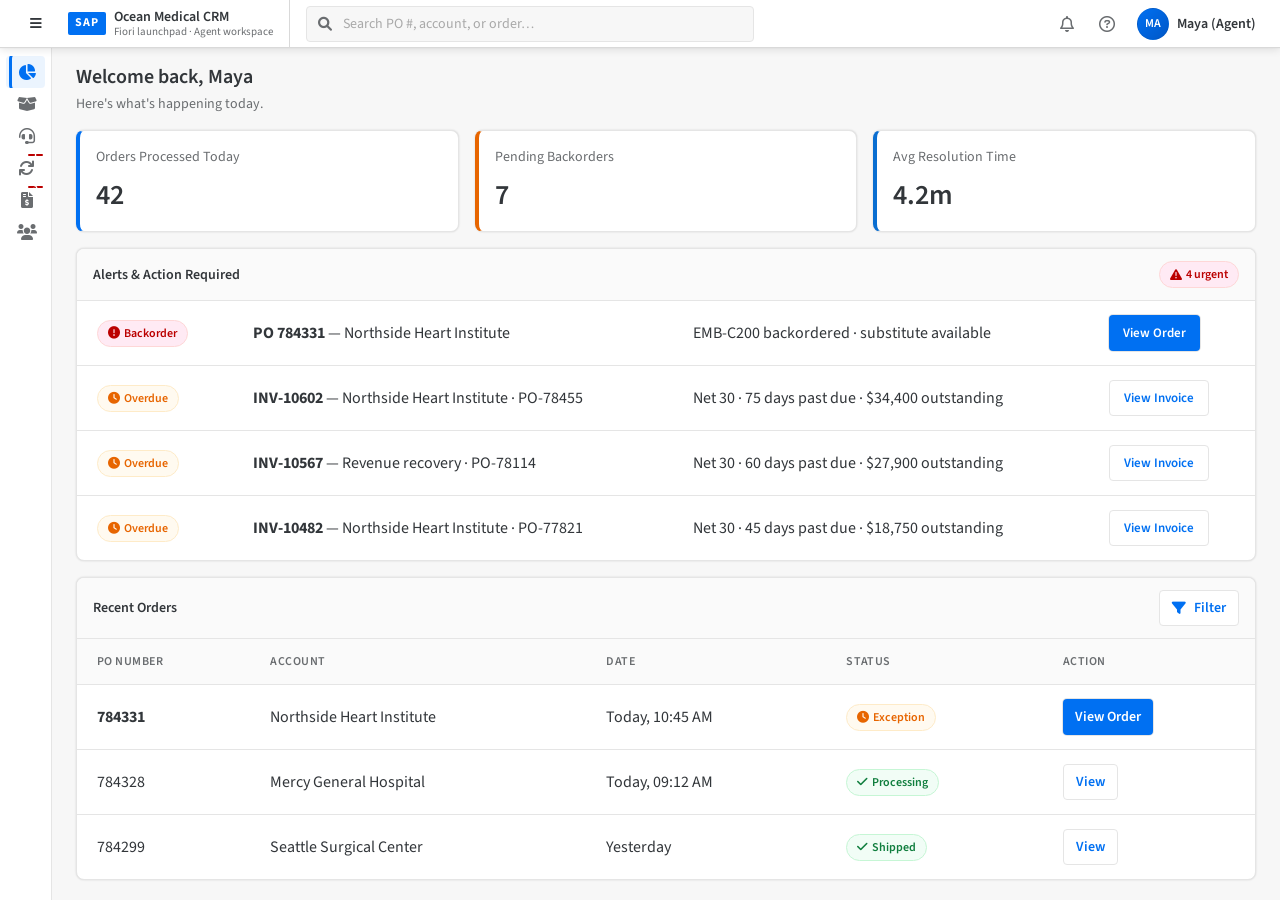
<file: Ocean Medical/index.html>
<!DOCTYPE html>
<html lang="en">
<head>
<meta charset="UTF-8">
<meta name="viewport" content="width=device-width, initial-scale=1.0">
<title>Dashboard — Ocean Medical CRM</title>
<link href="https://fonts.googleapis.com/css2?family=Source+Sans+3:ital,wght@0,400;0,500;0,600;0,700;1,400&display=swap" rel="stylesheet">
<link href="https://cdnjs.cloudflare.com/ajax/libs/font-awesome/6.0.0/css/all.min.css" rel="stylesheet">
<link rel="stylesheet" href="shared.css">
</head>
<body>
<div class="sap-app">

  <!-- Shell Bar -->
  <header class="sap-shell-bar" role="banner">
    <div class="sap-shell-bar-left">
      <button type="button" class="sap-shell-menu-btn" aria-label="Menu"><i class="fa-solid fa-bars"></i></button>
      <a class="sap-logo-mark" href="index.html">
        <span class="sap-logo-badge">SAP</span>
        <div class="sap-app-title">
          <span class="sap-app-title-main">Ocean Medical CRM</span>
          <span class="sap-app-title-sub">Fiori launchpad · Agent workspace</span>
        </div>
      </a>
    </div>
    <div class="sap-shell-bar-center">
      <div class="search-container">
        <i class="fa-solid fa-magnifying-glass" aria-hidden="true"></i>
        <input type="search" class="search-input" placeholder="Search PO #, account, or order…" id="global-search" autocomplete="off" onkeypress="handleSearch(event)">
      </div>
    </div>
    <div class="sap-shell-bar-right">
      <button type="button" class="sap-shell-icon-btn" aria-label="Notifications"><i class="fa-regular fa-bell"></i></button>
      <button type="button" class="sap-shell-icon-btn" aria-label="Help"><i class="fa-regular fa-circle-question"></i></button>
      <div class="user-profile"><div class="avatar">MA</div><span>Maya (Agent)</span></div>
    </div>
  </header>

  <div class="sap-shell-body">
    <!-- Sidebar -->
    <nav class="sidebar sidebar--collapsed" aria-label="Main navigation">
      <div class="brand">Navigation</div>
      <div class="nav-items">
        <a class="nav-item active" href="index.html" title="Dashboard"><i class="fa-solid fa-chart-pie"></i> Dashboard</a>
        <a class="nav-item" href="orders.html" title="Orders"><i class="fa-solid fa-box-open"></i> Orders</a>
        <a class="nav-item" href="cases.html" title="Support Cases"><i class="fa-solid fa-headset"></i> Support Cases</a>
        <a class="nav-item" href="substitutions.html" title="Substitutions"><i class="fa-solid fa-arrows-rotate"></i> Substitutions <span class="sub-nav-badge">1</span></a>
        <a class="nav-item" href="invoices.html" title="Past Due Invoices"><i class="fa-solid fa-file-invoice-dollar"></i> Past Due Invoices <span class="sub-nav-badge">3</span></a>
        <a class="nav-item" href="accounts.html" title="Accounts"><i class="fa-solid fa-users"></i> Accounts</a>
      </div>
    </nav>

    <!-- Main Content -->
    <div class="main-content">
      <div class="page-wrap">

        <div class="page-header">
          <div>
            <h1 class="page-title">Welcome back, Maya</h1>
            <p class="page-subtitle">Here's what's happening today.</p>
          </div>
        </div>

        <div class="dashboard-stats">
          <div class="stat-card">
            <div class="stat-label">Orders Processed Today</div>
            <div class="stat-value">42</div>
          </div>
          <div class="stat-card" style="border-left-color:var(--warning);">
            <div class="stat-label">Pending Backorders</div>
            <div class="stat-value">7</div>
          </div>
          <div class="stat-card" style="border-left-color:var(--secondary);">
            <div class="stat-label">Avg Resolution Time</div>
            <div class="stat-value">4.2m</div>
          </div>
        </div>

        <div class="card" style="margin-bottom:16px;">
          <div class="card-header">
            Alerts &amp; Action Required
            <span class="badge badge-danger"><i class="fa-solid fa-triangle-exclamation"></i> 4 urgent</span>
          </div>
          <table class="table">
            <tbody>
              <tr>
                <td><span class="badge badge-danger"><i class="fa-solid fa-circle-exclamation"></i> Backorder</span></td>
                <td><strong>PO 784331</strong> — Northside Heart Institute</td>
                <td>EMB-C200 backordered · substitute available</td>
                <td><a class="btn btn-primary" href="orders.html" style="padding:6px 14px;font-size:13px;">View Order</a></td>
              </tr>
              <tr>
                <td><span class="badge badge-warning"><i class="fa-solid fa-clock"></i> Overdue</span></td>
                <td><strong>INV-10602</strong> — Northside Heart Institute · PO-78455</td>
                <td>Net 30 · 75 days past due · $34,400 outstanding</td>
                <td><a class="btn btn-outline" href="invoices.html#inv-10602" style="padding:6px 14px;font-size:13px;">View Invoice</a></td>
              </tr>
              <tr>
                <td><span class="badge badge-warning"><i class="fa-solid fa-clock"></i> Overdue</span></td>
                <td><strong>INV-10567</strong> — Revenue recovery · PO-78114</td>
                <td>Net 30 · 60 days past due · $27,900 outstanding</td>
                <td><a class="btn btn-outline" href="invoices.html#inv-10567" style="padding:6px 14px;font-size:13px;">View Invoice</a></td>
              </tr>
              <tr>
                <td><span class="badge badge-warning"><i class="fa-solid fa-clock"></i> Overdue</span></td>
                <td><strong>INV-10482</strong> — Northside Heart Institute · PO-77821</td>
                <td>Net 30 · 45 days past due · $18,750 outstanding</td>
                <td><a class="btn btn-outline" href="invoices.html#inv-10482" style="padding:6px 14px;font-size:13px;">View Invoice</a></td>
              </tr>
            </tbody>
          </table>
        </div>

        <div class="card">
          <div class="card-header">
            Recent Orders
            <button class="btn btn-outline"><i class="fa-solid fa-filter"></i> Filter</button>
          </div>
          <table class="table">
            <thead>
              <tr>
                <th>PO Number</th>
                <th>Account</th>
                <th>Date</th>
                <th>Status</th>
                <th>Action</th>
              </tr>
            </thead>
            <tbody>
              <tr>
                <td><strong>784331</strong></td>
                <td>Northside Heart Institute</td>
                <td>Today, 10:45 AM</td>
                <td><span class="badge badge-warning"><i class="fa-solid fa-clock"></i> Exception</span></td>
                <td><a class="btn btn-primary" href="orders.html">View Order</a></td>
              </tr>
              <tr>
                <td>784328</td>
                <td>Mercy General Hospital</td>
                <td>Today, 09:12 AM</td>
                <td><span class="badge badge-success"><i class="fa-solid fa-check"></i> Processing</span></td>
                <td><a class="btn btn-outline" style="padding:6px 12px;" href="orders.html">View</a></td>
              </tr>
              <tr>
                <td>784299</td>
                <td>Seattle Surgical Center</td>
                <td>Yesterday</td>
                <td><span class="badge badge-success"><i class="fa-solid fa-check"></i> Shipped</span></td>
                <td><a class="btn btn-outline" style="padding:6px 12px;" href="orders.html">View</a></td>
              </tr>
            </tbody>
          </table>
        </div>

        <p class="demo-tip"><em>Demo tip:</em> Click <strong>View Order</strong> on PO 784331 to open the order detail, or navigate using the sidebar.</p>

      </div>
    </div>
  </div>
</div>

<script src="shared.js" defer></script>
</body>
</html>
</file>
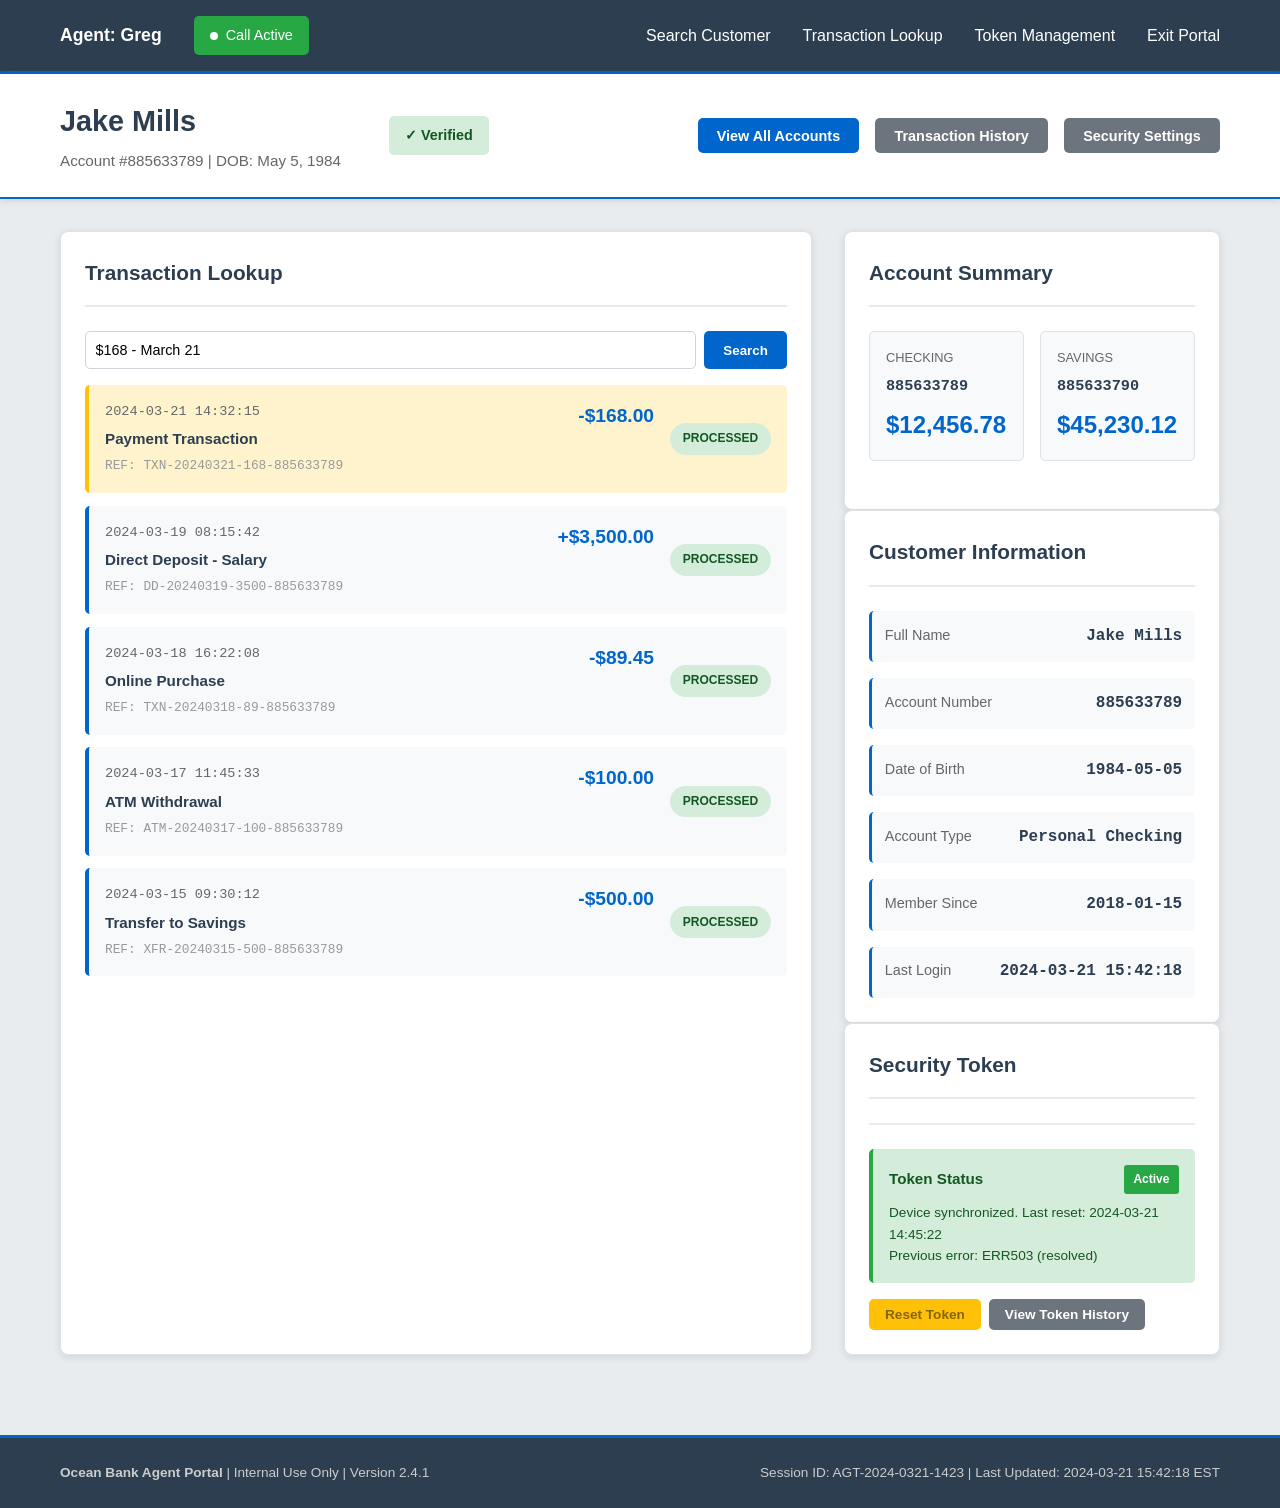
<file: profile.html>
<!DOCTYPE html>
<html lang="en">
<head>
    <meta charset="UTF-8">
    <meta name="viewport" content="width=device-width, initial-scale=1.0">
    <title>Customer Account View - Ocean Bank Agent Portal</title>
    <style>
        * {
            margin: 0;
            padding: 0;
            box-sizing: border-box;
        }

        body {
            font-family: -apple-system, BlinkMacSystemFont, 'Segoe UI', Roboto, 'Helvetica Neue', Arial, sans-serif;
            line-height: 1.6;
            color: #333;
            background: #e9ecef;
        }

        .container {
            max-width: 1200px;
            margin: 0 auto;
            padding: 0 20px;
        }

        .nav {
            display: flex;
            gap: 2rem;
        }

        .nav-link {
            color: white;
            text-decoration: none;
            font-weight: 500;
            transition: opacity 0.3s;
        }

        .nav-link:hover {
            opacity: 0.8;
        }

        .agent-header {
            background: #2c3e50;
            color: white;
            padding: 1rem 0;
            border-bottom: 3px solid #0066cc;
        }

        .agent-header-content {
            display: flex;
            justify-content: space-between;
            align-items: center;
            flex-wrap: wrap;
            gap: 1rem;
        }

        .agent-info {
            display: flex;
            align-items: center;
            gap: 2rem;
        }

        .agent-name {
            font-weight: 600;
            font-size: 1.1rem;
        }

        .call-status {
            display: flex;
            align-items: center;
            gap: 0.5rem;
            padding: 0.5rem 1rem;
            background: #28a745;
            border-radius: 5px;
            font-size: 0.9rem;
        }

        .call-status-dot {
            width: 8px;
            height: 8px;
            background: white;
            border-radius: 50%;
            animation: pulse 2s infinite;
        }

        @keyframes pulse {
            0%, 100% { opacity: 1; }
            50% { opacity: 0.5; }
        }

        .customer-banner {
            background: white;
            border-bottom: 2px solid #0066cc;
            padding: 1.5rem 0;
            box-shadow: 0 2px 5px rgba(0,0,0,0.1);
        }

        .customer-banner-content {
            display: flex;
            justify-content: space-between;
            align-items: center;
            flex-wrap: wrap;
            gap: 2rem;
        }

        .customer-primary-info {
            display: flex;
            gap: 3rem;
            align-items: center;
        }

        .customer-name {
            font-size: 1.8rem;
            font-weight: 700;
            color: #2c3e50;
            margin-bottom: 0.3rem;
        }

        .customer-id {
            color: #666;
            font-size: 0.95rem;
        }

        .verification-badge {
            display: inline-flex;
            align-items: center;
            gap: 0.5rem;
            padding: 0.5rem 1rem;
            background: #d4edda;
            color: #155724;
            border-radius: 5px;
            font-weight: 600;
            font-size: 0.9rem;
        }

        .quick-actions {
            display: flex;
            gap: 1rem;
            flex-wrap: wrap;
        }

        .btn-action {
            padding: 0.6rem 1.2rem;
            border: none;
            border-radius: 5px;
            font-weight: 600;
            cursor: pointer;
            font-size: 0.9rem;
            transition: all 0.3s;
        }

        .btn-action-primary {
            background: #0066cc;
            color: white;
        }

        .btn-action-primary:hover {
            background: #004499;
        }

        .btn-action-secondary {
            background: #6c757d;
            color: white;
        }

        .btn-action-secondary:hover {
            background: #5a6268;
        }

        .main-content {
            padding: 2rem 0;
        }

        .content-grid {
            display: grid;
            grid-template-columns: 2fr 1fr;
            gap: 2rem;
        }

        .section-card {
            background: white;
            padding: 1.5rem;
            border-radius: 8px;
            box-shadow: 0 2px 8px rgba(0,0,0,0.1);
            border: 1px solid #dee2e6;
        }

        .section-header {
            display: flex;
            justify-content: space-between;
            align-items: center;
            margin-bottom: 1.5rem;
            padding-bottom: 1rem;
            border-bottom: 2px solid #e9ecef;
        }

        .section-title {
            color: #2c3e50;
            font-size: 1.3rem;
            font-weight: 700;
            margin: 0;
        }

        .search-box {
            display: flex;
            gap: 0.5rem;
            margin-bottom: 1rem;
        }

        .search-input {
            flex: 1;
            padding: 0.6rem;
            border: 1px solid #ced4da;
            border-radius: 5px;
            font-size: 0.9rem;
        }

        .search-btn {
            padding: 0.6rem 1.2rem;
            background: #0066cc;
            color: white;
            border: none;
            border-radius: 5px;
            cursor: pointer;
            font-weight: 600;
        }

        .transaction-list {
            display: flex;
            flex-direction: column;
            gap: 0.8rem;
        }

        .transaction-item {
            display: grid;
            grid-template-columns: 1fr auto auto;
            gap: 1rem;
            padding: 1rem;
            background: #f8f9fa;
            border-radius: 5px;
            border-left: 4px solid #0066cc;
            transition: all 0.2s;
        }

        .transaction-item:hover {
            background: #e9ecef;
        }

        .transaction-item.highlighted {
            background: #fff3cd;
            border-left-color: #ffc107;
        }

        .transaction-details {
            display: flex;
            flex-direction: column;
            gap: 0.3rem;
        }

        .transaction-date {
            color: #666;
            font-size: 0.85rem;
            font-family: 'Courier New', monospace;
        }

        .transaction-description {
            color: #2c3e50;
            font-weight: 600;
            font-size: 0.95rem;
        }

        .transaction-reference {
            color: #999;
            font-size: 0.8rem;
            font-family: 'Courier New', monospace;
        }

        .transaction-amount {
            font-size: 1.2rem;
            font-weight: 700;
            color: #0066cc;
            text-align: right;
        }

        .transaction-status {
            display: flex;
            align-items: center;
        }

        .status-badge {
            padding: 0.4rem 0.8rem;
            border-radius: 20px;
            font-size: 0.75rem;
            font-weight: 600;
            text-transform: uppercase;
        }

        .status-processed {
            background: #d4edda;
            color: #155724;
        }

        .status-pending {
            background: #fff3cd;
            color: #856404;
        }

        .info-grid {
            display: flex;
            flex-direction: column;
            gap: 1rem;
        }

        .info-item {
            display: flex;
            justify-content: space-between;
            padding: 0.8rem;
            background: #f8f9fa;
            border-radius: 5px;
            border-left: 3px solid #0066cc;
        }

        .info-label {
            color: #666;
            font-weight: 500;
            font-size: 0.9rem;
        }

        .info-value {
            color: #2c3e50;
            font-weight: 600;
            font-family: 'Courier New', monospace;
        }

        .security-section {
            margin-top: 1.5rem;
            padding-top: 1.5rem;
            border-top: 2px solid #e9ecef;
        }

        .security-status-card {
            padding: 1rem;
            background: #d4edda;
            border-radius: 5px;
            border-left: 4px solid #28a745;
            margin-bottom: 1rem;
        }

        .security-status-header {
            display: flex;
            justify-content: space-between;
            align-items: center;
            margin-bottom: 0.5rem;
        }

        .security-status-title {
            font-weight: 700;
            color: #155724;
            font-size: 0.95rem;
        }

        .security-status-badge {
            padding: 0.3rem 0.6rem;
            background: #28a745;
            color: white;
            border-radius: 3px;
            font-size: 0.75rem;
            font-weight: 600;
        }

        .security-details {
            color: #155724;
            font-size: 0.85rem;
            margin: 0;
        }

        .security-actions {
            display: flex;
            gap: 0.5rem;
            margin-top: 1rem;
        }

        .btn-reset {
            padding: 0.5rem 1rem;
            background: #ffc107;
            color: #856404;
            border: none;
            border-radius: 5px;
            cursor: pointer;
            font-weight: 600;
            font-size: 0.85rem;
        }

        .btn-reset:hover {
            background: #e0a800;
        }

        .account-summary-grid {
            display: grid;
            grid-template-columns: 1fr 1fr;
            gap: 1rem;
            margin-bottom: 1.5rem;
        }

        .account-summary-card {
            padding: 1rem;
            background: #f8f9fa;
            border-radius: 5px;
            border: 1px solid #dee2e6;
        }

        .account-summary-label {
            color: #666;
            font-size: 0.8rem;
            text-transform: uppercase;
            margin-bottom: 0.3rem;
        }

        .account-summary-number {
            color: #2c3e50;
            font-weight: 600;
            font-family: 'Courier New', monospace;
            font-size: 0.95rem;
            margin-bottom: 0.5rem;
        }

        .account-summary-balance {
            color: #0066cc;
            font-size: 1.5rem;
            font-weight: 700;
        }

        .internal-footer {
            background: #2c3e50;
            color: #ccc;
            padding: 1.5rem 0;
            margin-top: 3rem;
            border-top: 3px solid #0066cc;
        }

        .internal-footer-content {
            display: flex;
            justify-content: space-between;
            align-items: center;
            flex-wrap: wrap;
            gap: 1rem;
            font-size: 0.85rem;
        }

        @media (max-width: 768px) {
            .content-grid {
                grid-template-columns: 1fr;
            }

            .customer-banner-content {
                flex-direction: column;
                align-items: flex-start;
            }

            .account-summary-grid {
                grid-template-columns: 1fr;
            }
        }
    </style>
</head>
<body>
    <!-- Agent Header -->
    <header class="agent-header">
        <div class="container">
            <div class="agent-header-content">
                <div class="agent-info">
                    <div class="agent-name">Agent: Greg</div>
                    <div class="call-status">
                        <span class="call-status-dot"></span>
                        <span>Call Active</span>
                    </div>
                </div>
                <nav class="nav">
                    <a href="#" class="nav-link">Search Customer</a>
                    <a href="#" class="nav-link">Transaction Lookup</a>
                    <a href="#" class="nav-link">Token Management</a>
                    <a href="index.html" class="nav-link">Exit Portal</a>
                </nav>
            </div>
        </div>
    </header>

    <!-- Customer Banner -->
    <section class="customer-banner">
        <div class="container">
            <div class="customer-banner-content">
                <div class="customer-primary-info">
                    <div>
                        <div class="customer-name">Jake Mills</div>
                        <div class="customer-id">Account #885633789 | DOB: May 5, 1984</div>
                    </div>
                    <div class="verification-badge">
                        ✓ Verified
                    </div>
                </div>
                <div class="quick-actions">
                    <button class="btn-action btn-action-primary">View All Accounts</button>
                    <button class="btn-action btn-action-secondary">Transaction History</button>
                    <button class="btn-action btn-action-secondary">Security Settings</button>
                </div>
            </div>
        </div>
    </section>

    <!-- Main Content -->
    <section class="main-content">
        <div class="container">
            <div class="content-grid">
                <!-- Transaction Lookup -->
                <div class="section-card">
                    <div class="section-header">
                        <h3 class="section-title">Transaction Lookup</h3>
                    </div>
                    <div class="search-box">
                        <input type="text" class="search-input" placeholder="Search by amount, date, or reference..." value="$168 - March 21">
                        <button class="search-btn">Search</button>
                    </div>
                    <div class="transaction-list">
                        <div class="transaction-item highlighted">
                            <div class="transaction-details">
                                <div class="transaction-date">2024-03-21 14:32:15</div>
                                <div class="transaction-description">Payment Transaction</div>
                                <div class="transaction-reference">REF: TXN-20240321-168-885633789</div>
                            </div>
                            <div class="transaction-amount">-$168.00</div>
                            <div class="transaction-status">
                                <span class="status-badge status-processed">Processed</span>
                            </div>
                        </div>
                        <div class="transaction-item">
                            <div class="transaction-details">
                                <div class="transaction-date">2024-03-19 08:15:42</div>
                                <div class="transaction-description">Direct Deposit - Salary</div>
                                <div class="transaction-reference">REF: DD-20240319-3500-885633789</div>
                            </div>
                            <div class="transaction-amount">+$3,500.00</div>
                            <div class="transaction-status">
                                <span class="status-badge status-processed">Processed</span>
                            </div>
                        </div>
                        <div class="transaction-item">
                            <div class="transaction-details">
                                <div class="transaction-date">2024-03-18 16:22:08</div>
                                <div class="transaction-description">Online Purchase</div>
                                <div class="transaction-reference">REF: TXN-20240318-89-885633789</div>
                            </div>
                            <div class="transaction-amount">-$89.45</div>
                            <div class="transaction-status">
                                <span class="status-badge status-processed">Processed</span>
                            </div>
                        </div>
                        <div class="transaction-item">
                            <div class="transaction-details">
                                <div class="transaction-date">2024-03-17 11:45:33</div>
                                <div class="transaction-description">ATM Withdrawal</div>
                                <div class="transaction-reference">REF: ATM-20240317-100-885633789</div>
                            </div>
                            <div class="transaction-amount">-$100.00</div>
                            <div class="transaction-status">
                                <span class="status-badge status-processed">Processed</span>
                            </div>
                        </div>
                        <div class="transaction-item">
                            <div class="transaction-details">
                                <div class="transaction-date">2024-03-15 09:30:12</div>
                                <div class="transaction-description">Transfer to Savings</div>
                                <div class="transaction-reference">REF: XFR-20240315-500-885633789</div>
                            </div>
                            <div class="transaction-amount">-$500.00</div>
                            <div class="transaction-status">
                                <span class="status-badge status-processed">Processed</span>
                            </div>
                        </div>
                    </div>
                </div>

                <!-- Customer Information & Tools -->
                <div>
                    <!-- Account Summary -->
                    <div class="section-card">
                        <div class="section-header">
                            <h3 class="section-title">Account Summary</h3>
                        </div>
                        <div class="account-summary-grid">
                            <div class="account-summary-card">
                                <div class="account-summary-label">Checking</div>
                                <div class="account-summary-number">885633789</div>
                                <div class="account-summary-balance">$12,456.78</div>
                            </div>
                            <div class="account-summary-card">
                                <div class="account-summary-label">Savings</div>
                                <div class="account-summary-number">885633790</div>
                                <div class="account-summary-balance">$45,230.12</div>
                            </div>
                        </div>
                    </div>

                    <!-- Customer Information -->
                    <div class="section-card">
                        <div class="section-header">
                            <h3 class="section-title">Customer Information</h3>
                        </div>
                        <div class="info-grid">
                            <div class="info-item">
                                <span class="info-label">Full Name</span>
                                <span class="info-value">Jake Mills</span>
                            </div>
                            <div class="info-item">
                                <span class="info-label">Account Number</span>
                                <span class="info-value">885633789</span>
                            </div>
                            <div class="info-item">
                                <span class="info-label">Date of Birth</span>
                                <span class="info-value">1984-05-05</span>
                            </div>
                            <div class="info-item">
                                <span class="info-label">Account Type</span>
                                <span class="info-value">Personal Checking</span>
                            </div>
                            <div class="info-item">
                                <span class="info-label">Member Since</span>
                                <span class="info-value">2018-01-15</span>
                            </div>
                            <div class="info-item">
                                <span class="info-label">Last Login</span>
                                <span class="info-value">2024-03-21 15:42:18</span>
                            </div>
                        </div>
                    </div>

                    <!-- Security Token Management -->
                    <div class="section-card">
                        <div class="section-header">
                            <h3 class="section-title">Security Token</h3>
                        </div>
                        <div class="security-section">
                            <div class="security-status-card">
                                <div class="security-status-header">
                                    <div class="security-status-title">Token Status</div>
                                    <span class="security-status-badge">Active</span>
                                </div>
                                <p class="security-details">
                                    Device synchronized. Last reset: 2024-03-21 14:45:22<br>
                                    Previous error: ERR503 (resolved)
                                </p>
                            </div>
                            <div class="security-actions">
                                <button class="btn-reset">Reset Token</button>
                                <button class="btn-action btn-action-secondary" style="padding: 0.5rem 1rem; font-size: 0.85rem;">View Token History</button>
                            </div>
                        </div>
                    </div>
                </div>
            </div>
        </div>
    </section>

    <!-- Internal Footer -->
    <footer class="internal-footer">
        <div class="container">
            <div class="internal-footer-content">
                <div>
                    <strong>Ocean Bank Agent Portal</strong> | Internal Use Only | Version 2.4.1
                </div>
                <div>
                    Session ID: AGT-2024-0321-1423 | Last Updated: 2024-03-21 15:42:18 EST
                </div>
            </div>
        </div>
    </footer>
</body>
</html>
</file>
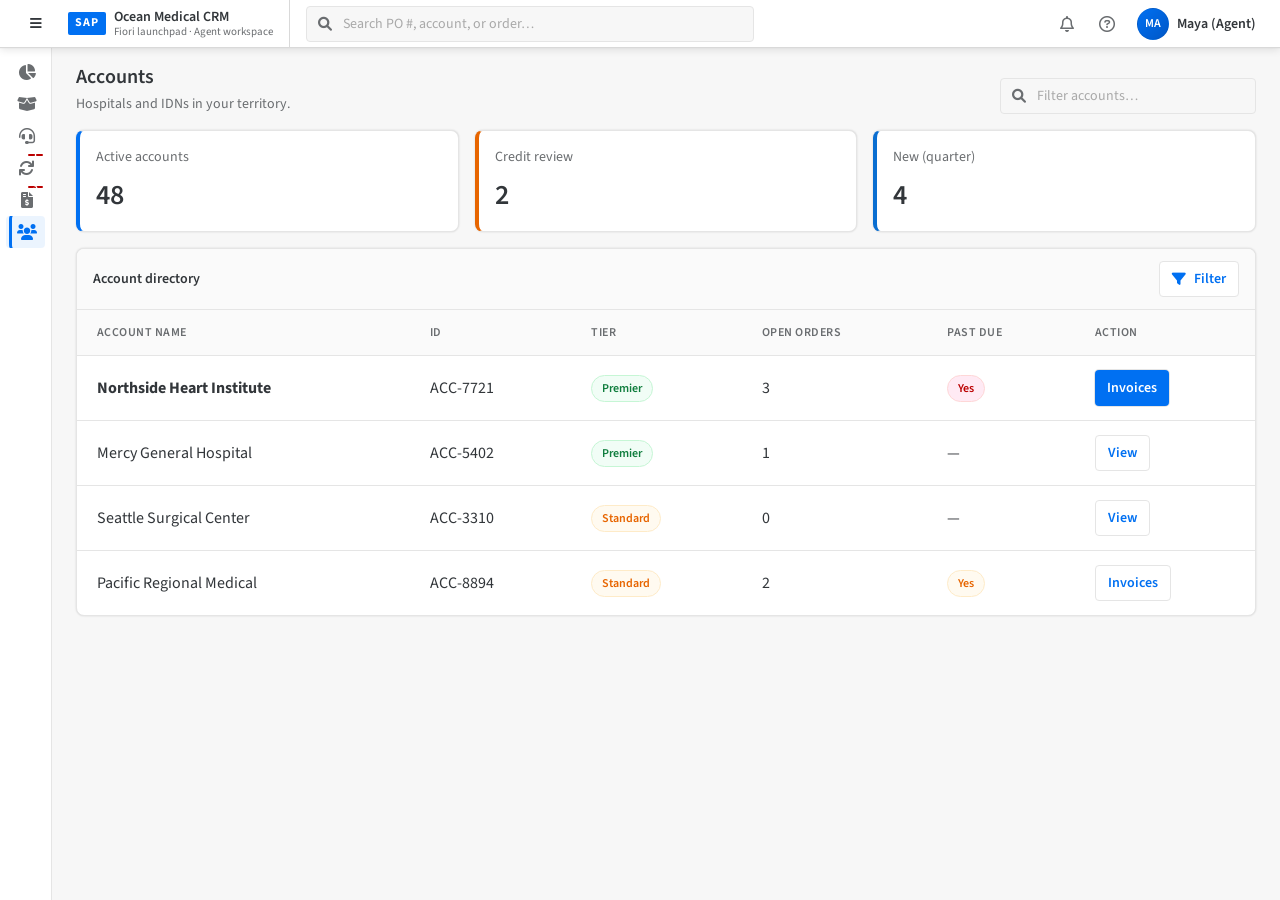
<file: Ocean Medical/accounts.html>
<!DOCTYPE html>
<html lang="en">
<head>
<meta charset="UTF-8">
<meta name="viewport" content="width=device-width, initial-scale=1.0">
<title>Accounts — Ocean Medical CRM</title>
<link href="https://fonts.googleapis.com/css2?family=Source+Sans+3:ital,wght@0,400;0,500;0,600;0,700;1,400&display=swap" rel="stylesheet">
<link href="https://cdnjs.cloudflare.com/ajax/libs/font-awesome/6.0.0/css/all.min.css" rel="stylesheet">
<link rel="stylesheet" href="shared.css">
</head>
<body>
<div class="sap-app">

  <header class="sap-shell-bar" role="banner">
    <div class="sap-shell-bar-left">
      <button type="button" class="sap-shell-menu-btn" aria-label="Menu"><i class="fa-solid fa-bars"></i></button>
      <a class="sap-logo-mark" href="index.html">
        <span class="sap-logo-badge">SAP</span>
        <div class="sap-app-title">
          <span class="sap-app-title-main">Ocean Medical CRM</span>
          <span class="sap-app-title-sub">Fiori launchpad · Agent workspace</span>
        </div>
      </a>
    </div>
    <div class="sap-shell-bar-center">
      <div class="search-container">
        <i class="fa-solid fa-magnifying-glass" aria-hidden="true"></i>
        <input type="search" class="search-input" placeholder="Search PO #, account, or order…" id="global-search" autocomplete="off" onkeypress="handleSearch(event)">
      </div>
    </div>
    <div class="sap-shell-bar-right">
      <button type="button" class="sap-shell-icon-btn" aria-label="Notifications"><i class="fa-regular fa-bell"></i></button>
      <button type="button" class="sap-shell-icon-btn" aria-label="Help"><i class="fa-regular fa-circle-question"></i></button>
      <div class="user-profile"><div class="avatar">MA</div><span>Maya (Agent)</span></div>
    </div>
  </header>

  <div class="sap-shell-body">
    <nav class="sidebar sidebar--collapsed" aria-label="Main navigation">
      <div class="brand">Navigation</div>
      <div class="nav-items">
        <a class="nav-item" href="index.html" title="Dashboard"><i class="fa-solid fa-chart-pie"></i> Dashboard</a>
        <a class="nav-item" href="orders.html" title="Orders"><i class="fa-solid fa-box-open"></i> Orders</a>
        <a class="nav-item" href="cases.html" title="Support Cases"><i class="fa-solid fa-headset"></i> Support Cases</a>
        <a class="nav-item" href="substitutions.html" title="Substitutions"><i class="fa-solid fa-arrows-rotate"></i> Substitutions <span class="sub-nav-badge">1</span></a>
        <a class="nav-item" href="invoices.html" title="Past Due Invoices"><i class="fa-solid fa-file-invoice-dollar"></i> Past Due Invoices <span class="sub-nav-badge">3</span></a>
        <a class="nav-item active" href="accounts.html" title="Accounts"><i class="fa-solid fa-users"></i> Accounts</a>
      </div>
    </nav>

    <div class="main-content">
      <div class="page-wrap">

        <div class="page-header">
          <div>
            <h1 class="page-title">Accounts</h1>
            <p class="page-subtitle">Hospitals and IDNs in your territory.</p>
          </div>
          <div class="search-container" style="max-width:16rem;">
            <i class="fa-solid fa-magnifying-glass" aria-hidden="true"></i>
            <input type="search" class="search-input" placeholder="Filter accounts…" autocomplete="off">
          </div>
        </div>

        <div class="dashboard-stats">
          <div class="stat-card">
            <div class="stat-label">Active accounts</div>
            <div class="stat-value">48</div>
          </div>
          <div class="stat-card" style="border-left-color:var(--warning);">
            <div class="stat-label">Credit review</div>
            <div class="stat-value">2</div>
          </div>
          <div class="stat-card" style="border-left-color:var(--secondary);">
            <div class="stat-label">New (quarter)</div>
            <div class="stat-value">4</div>
          </div>
        </div>

        <div class="card">
          <div class="card-header">
            Account directory
            <button class="btn btn-outline"><i class="fa-solid fa-filter"></i> Filter</button>
          </div>
          <table class="table">
            <thead>
              <tr>
                <th>Account name</th>
                <th>ID</th>
                <th>Tier</th>
                <th>Open orders</th>
                <th>Past due</th>
                <th>Action</th>
              </tr>
            </thead>
            <tbody>
              <tr>
                <td><strong>Northside Heart Institute</strong></td>
                <td>ACC-7721</td>
                <td><span class="badge badge-success">Premier</span></td>
                <td>3</td>
                <td><span class="badge badge-danger">Yes</span></td>
                <td>
                  <a class="btn btn-primary" style="padding:6px 12px;" href="invoices.html">Invoices</a>
                </td>
              </tr>
              <tr>
                <td>Mercy General Hospital</td>
                <td>ACC-5402</td>
                <td><span class="badge badge-success">Premier</span></td>
                <td>1</td>
                <td>—</td>
                <td><button type="button" class="btn btn-outline" style="padding:6px 12px;">View</button></td>
              </tr>
              <tr>
                <td>Seattle Surgical Center</td>
                <td>ACC-3310</td>
                <td><span class="badge badge-warning">Standard</span></td>
                <td>0</td>
                <td>—</td>
                <td><button type="button" class="btn btn-outline" style="padding:6px 12px;">View</button></td>
              </tr>
              <tr>
                <td>Pacific Regional Medical</td>
                <td>ACC-8894</td>
                <td><span class="badge badge-warning">Standard</span></td>
                <td>2</td>
                <td><span class="badge badge-warning">Yes</span></td>
                <td><a class="btn btn-outline" style="padding:6px 12px;" href="invoices.html">Invoices</a></td>
              </tr>
            </tbody>
          </table>
        </div>

      </div>
    </div>
  </div>
</div>

<script src="shared.js" defer></script>
</body>
</html>
</file>
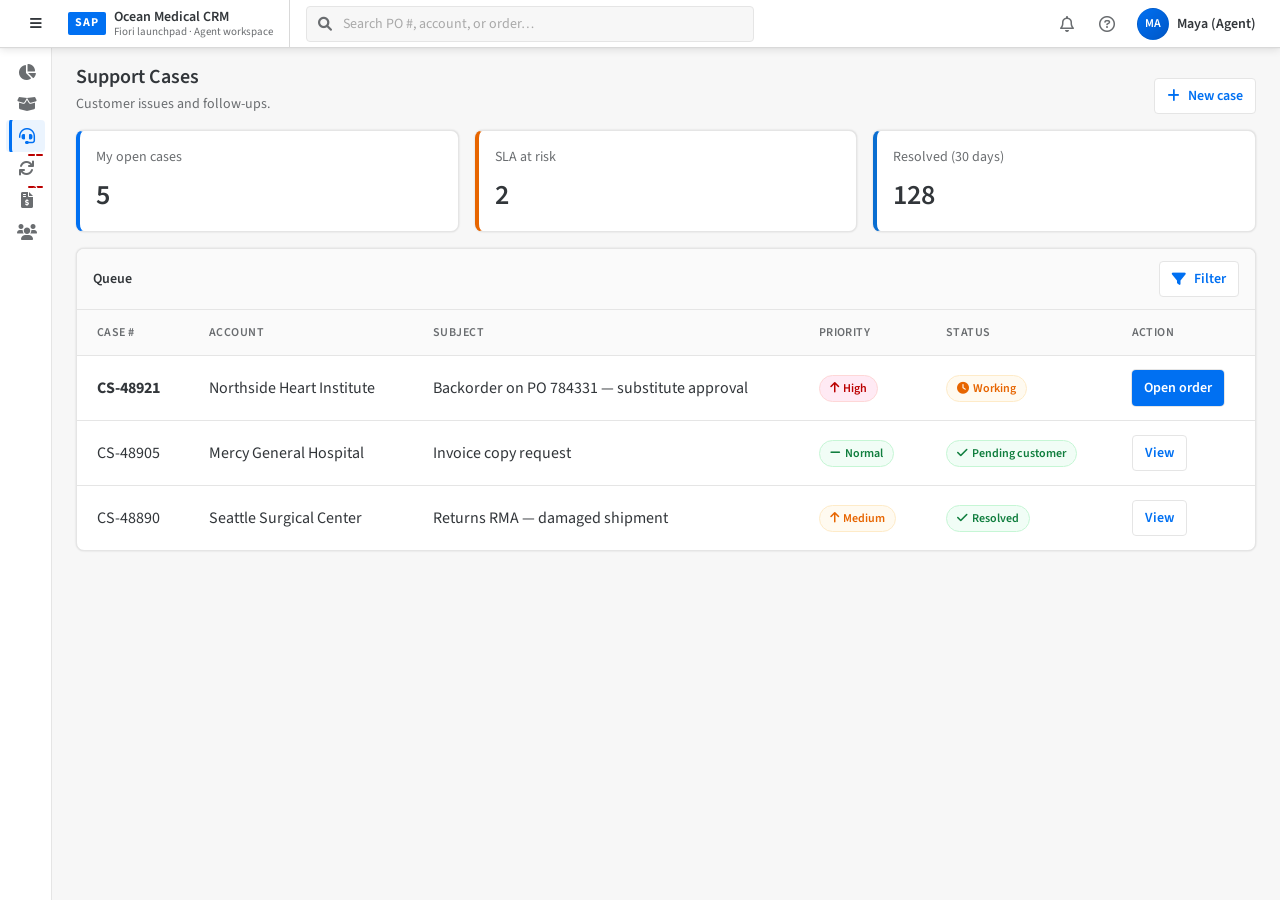
<file: Ocean Medical/cases.html>
<!DOCTYPE html>
<html lang="en">
<head>
<meta charset="UTF-8">
<meta name="viewport" content="width=device-width, initial-scale=1.0">
<title>Support Cases — Ocean Medical CRM</title>
<link href="https://fonts.googleapis.com/css2?family=Source+Sans+3:ital,wght@0,400;0,500;0,600;0,700;1,400&display=swap" rel="stylesheet">
<link href="https://cdnjs.cloudflare.com/ajax/libs/font-awesome/6.0.0/css/all.min.css" rel="stylesheet">
<link rel="stylesheet" href="shared.css">
</head>
<body>
<div class="sap-app">

  <header class="sap-shell-bar" role="banner">
    <div class="sap-shell-bar-left">
      <button type="button" class="sap-shell-menu-btn" aria-label="Menu"><i class="fa-solid fa-bars"></i></button>
      <a class="sap-logo-mark" href="index.html">
        <span class="sap-logo-badge">SAP</span>
        <div class="sap-app-title">
          <span class="sap-app-title-main">Ocean Medical CRM</span>
          <span class="sap-app-title-sub">Fiori launchpad · Agent workspace</span>
        </div>
      </a>
    </div>
    <div class="sap-shell-bar-center">
      <div class="search-container">
        <i class="fa-solid fa-magnifying-glass" aria-hidden="true"></i>
        <input type="search" class="search-input" placeholder="Search PO #, account, or order…" id="global-search" autocomplete="off" onkeypress="handleSearch(event)">
      </div>
    </div>
    <div class="sap-shell-bar-right">
      <button type="button" class="sap-shell-icon-btn" aria-label="Notifications"><i class="fa-regular fa-bell"></i></button>
      <button type="button" class="sap-shell-icon-btn" aria-label="Help"><i class="fa-regular fa-circle-question"></i></button>
      <div class="user-profile"><div class="avatar">MA</div><span>Maya (Agent)</span></div>
    </div>
  </header>

  <div class="sap-shell-body">
    <nav class="sidebar sidebar--collapsed" aria-label="Main navigation">
      <div class="brand">Navigation</div>
      <div class="nav-items">
        <a class="nav-item" href="index.html" title="Dashboard"><i class="fa-solid fa-chart-pie"></i> Dashboard</a>
        <a class="nav-item" href="orders.html" title="Orders"><i class="fa-solid fa-box-open"></i> Orders</a>
        <a class="nav-item active" href="cases.html" title="Support Cases"><i class="fa-solid fa-headset"></i> Support Cases</a>
        <a class="nav-item" href="substitutions.html" title="Substitutions"><i class="fa-solid fa-arrows-rotate"></i> Substitutions <span class="sub-nav-badge">1</span></a>
        <a class="nav-item" href="invoices.html" title="Past Due Invoices"><i class="fa-solid fa-file-invoice-dollar"></i> Past Due Invoices <span class="sub-nav-badge">3</span></a>
        <a class="nav-item" href="accounts.html" title="Accounts"><i class="fa-solid fa-users"></i> Accounts</a>
      </div>
    </nav>

    <div class="main-content">
      <div class="page-wrap">

        <div class="page-header">
          <div>
            <h1 class="page-title">Support Cases</h1>
            <p class="page-subtitle">Customer issues and follow-ups.</p>
          </div>
          <button class="btn btn-outline"><i class="fa-solid fa-plus"></i> New case</button>
        </div>

        <div class="dashboard-stats">
          <div class="stat-card">
            <div class="stat-label">My open cases</div>
            <div class="stat-value">5</div>
          </div>
          <div class="stat-card" style="border-left-color:var(--warning);">
            <div class="stat-label">SLA at risk</div>
            <div class="stat-value">2</div>
          </div>
          <div class="stat-card" style="border-left-color:var(--secondary);">
            <div class="stat-label">Resolved (30 days)</div>
            <div class="stat-value">128</div>
          </div>
        </div>

        <div class="card">
          <div class="card-header">
            Queue
            <button class="btn btn-outline"><i class="fa-solid fa-filter"></i> Filter</button>
          </div>
          <table class="table">
            <thead>
              <tr>
                <th>Case #</th>
                <th>Account</th>
                <th>Subject</th>
                <th>Priority</th>
                <th>Status</th>
                <th>Action</th>
              </tr>
            </thead>
            <tbody>
              <tr>
                <td><strong>CS-48921</strong></td>
                <td>Northside Heart Institute</td>
                <td>Backorder on PO 784331 — substitute approval</td>
                <td><span class="badge badge-danger"><i class="fa-solid fa-arrow-up"></i> High</span></td>
                <td><span class="badge badge-warning"><i class="fa-solid fa-clock"></i> Working</span></td>
                <td><a class="btn btn-primary" style="padding:6px 12px;" href="orders.html">Open order</a></td>
              </tr>
              <tr>
                <td>CS-48905</td>
                <td>Mercy General Hospital</td>
                <td>Invoice copy request</td>
                <td><span class="badge badge-success"><i class="fa-solid fa-minus"></i> Normal</span></td>
                <td><span class="badge badge-success"><i class="fa-solid fa-check"></i> Pending customer</span></td>
                <td><button type="button" class="btn btn-outline" style="padding:6px 12px;">View</button></td>
              </tr>
              <tr>
                <td>CS-48890</td>
                <td>Seattle Surgical Center</td>
                <td>Returns RMA — damaged shipment</td>
                <td><span class="badge badge-warning"><i class="fa-solid fa-arrow-up"></i> Medium</span></td>
                <td><span class="badge badge-success"><i class="fa-solid fa-check"></i> Resolved</span></td>
                <td><button type="button" class="btn btn-outline" style="padding:6px 12px;">View</button></td>
              </tr>
            </tbody>
          </table>
        </div>

      </div>
    </div>
  </div>
</div>

<script src="shared.js" defer></script>
</body>
</html>
</file>
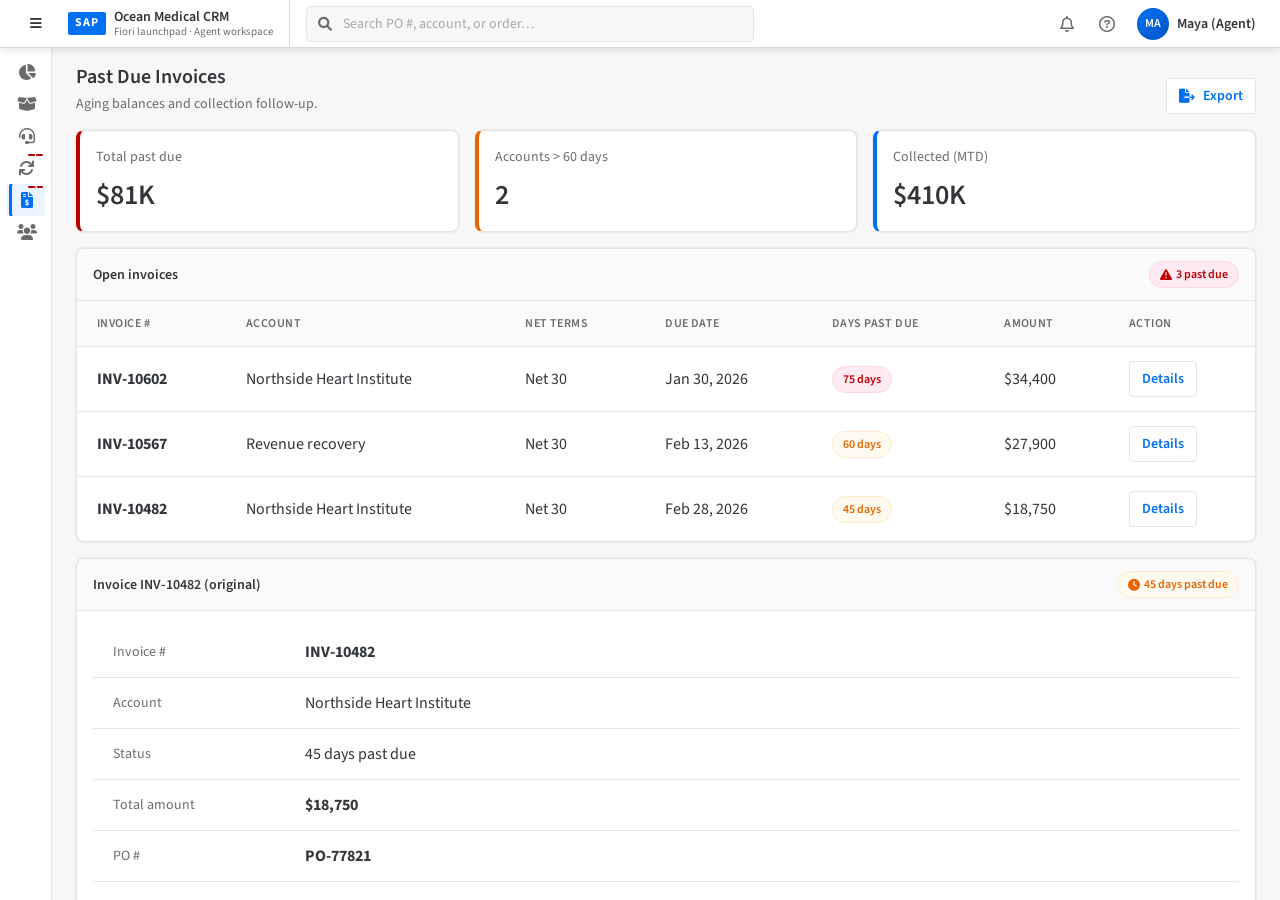
<file: Ocean Medical/invoices.html>
<!DOCTYPE html>
<html lang="en">
<head>
<meta charset="UTF-8">
<meta name="viewport" content="width=device-width, initial-scale=1.0">
<title>Past Due Invoices — Ocean Medical CRM</title>
<link href="https://fonts.googleapis.com/css2?family=Source+Sans+3:ital,wght@0,400;0,500;0,600;0,700;1,400&display=swap" rel="stylesheet">
<link href="https://cdnjs.cloudflare.com/ajax/libs/font-awesome/6.0.0/css/all.min.css" rel="stylesheet">
<link rel="stylesheet" href="shared.css">
</head>
<body>
<div class="sap-app">

  <header class="sap-shell-bar" role="banner">
    <div class="sap-shell-bar-left">
      <button type="button" class="sap-shell-menu-btn" aria-label="Menu"><i class="fa-solid fa-bars"></i></button>
      <a class="sap-logo-mark" href="index.html">
        <span class="sap-logo-badge">SAP</span>
        <div class="sap-app-title">
          <span class="sap-app-title-main">Ocean Medical CRM</span>
          <span class="sap-app-title-sub">Fiori launchpad · Agent workspace</span>
        </div>
      </a>
    </div>
    <div class="sap-shell-bar-center">
      <div class="search-container">
        <i class="fa-solid fa-magnifying-glass" aria-hidden="true"></i>
        <input type="search" class="search-input" placeholder="Search PO #, account, or order…" id="global-search" autocomplete="off" onkeypress="handleSearch(event)">
      </div>
    </div>
    <div class="sap-shell-bar-right">
      <button type="button" class="sap-shell-icon-btn" aria-label="Notifications"><i class="fa-regular fa-bell"></i></button>
      <button type="button" class="sap-shell-icon-btn" aria-label="Help"><i class="fa-regular fa-circle-question"></i></button>
      <div class="user-profile"><div class="avatar">MA</div><span>Maya (Agent)</span></div>
    </div>
  </header>

  <div class="sap-shell-body">
    <nav class="sidebar sidebar--collapsed" aria-label="Main navigation">
      <div class="brand">Navigation</div>
      <div class="nav-items">
        <a class="nav-item" href="index.html" title="Dashboard"><i class="fa-solid fa-chart-pie"></i> Dashboard</a>
        <a class="nav-item" href="orders.html" title="Orders"><i class="fa-solid fa-box-open"></i> Orders</a>
        <a class="nav-item" href="cases.html" title="Support Cases"><i class="fa-solid fa-headset"></i> Support Cases</a>
        <a class="nav-item" href="substitutions.html" title="Substitutions"><i class="fa-solid fa-arrows-rotate"></i> Substitutions <span class="sub-nav-badge">1</span></a>
        <a class="nav-item active" href="invoices.html" title="Past Due Invoices"><i class="fa-solid fa-file-invoice-dollar"></i> Past Due Invoices <span class="sub-nav-badge">3</span></a>
        <a class="nav-item" href="accounts.html" title="Accounts"><i class="fa-solid fa-users"></i> Accounts</a>
      </div>
    </nav>

    <div class="main-content">
      <div class="page-wrap">

        <div class="page-header">
          <div>
            <h1 class="page-title">Past Due Invoices</h1>
            <p class="page-subtitle">Aging balances and collection follow-up.</p>
          </div>
          <button class="btn btn-outline"><i class="fa-solid fa-file-export"></i> Export</button>
        </div>

        <div class="dashboard-stats">
          <div class="stat-card" style="border-left-color:var(--danger);">
            <div class="stat-label">Total past due</div>
            <div class="stat-value">$81K</div>
          </div>
          <div class="stat-card" style="border-left-color:var(--warning);">
            <div class="stat-label">Accounts &gt; 60 days</div>
            <div class="stat-value">2</div>
          </div>
          <div class="stat-card">
            <div class="stat-label">Collected (MTD)</div>
            <div class="stat-value">$410K</div>
          </div>
        </div>

        <div class="card">
          <div class="card-header">
            Open invoices
            <span class="badge badge-danger"><i class="fa-solid fa-triangle-exclamation"></i> 3 past due</span>
          </div>
          <table class="table">
            <thead>
              <tr>
                <th>Invoice #</th>
                <th>Account</th>
                <th>Net terms</th>
                <th>Due date</th>
                <th>Days past due</th>
                <th>Amount</th>
                <th>Action</th>
              </tr>
            </thead>
            <tbody>
              <tr>
                <td><strong>INV-10602</strong></td>
                <td>Northside Heart Institute</td>
                <td>Net 30</td>
                <td>Jan 30, 2026</td>
                <td><span class="badge badge-danger">75 days</span></td>
                <td>$34,400</td>
                <td><a class="btn btn-outline" style="padding:6px 12px;" href="#inv-10602">Details</a></td>
              </tr>
              <tr>
                <td><strong>INV-10567</strong></td>
                <td>Revenue recovery</td>
                <td>Net 30</td>
                <td>Feb 13, 2026</td>
                <td><span class="badge badge-warning">60 days</span></td>
                <td>$27,900</td>
                <td><a class="btn btn-outline" style="padding:6px 12px;" href="#inv-10567">Details</a></td>
              </tr>
              <tr>
                <td><strong>INV-10482</strong></td>
                <td>Northside Heart Institute</td>
                <td>Net 30</td>
                <td>Feb 28, 2026</td>
                <td><span class="badge badge-warning">45 days</span></td>
                <td>$18,750</td>
                <td><a class="btn btn-outline" style="padding:6px 12px;" href="#inv-10482">Details</a></td>
              </tr>
            </tbody>
          </table>
        </div>

        <div class="card" id="inv-10482">
          <div class="card-header">
            Invoice INV-10482 (original)
            <span class="badge badge-warning"><i class="fa-solid fa-clock"></i> 45 days past due</span>
          </div>
          <div class="card-body">
            <table class="table" style="margin:0 0 1rem 0;">
              <tbody>
                <tr><td style="width:12rem;color:var(--sapContent_LabelColor);font-size:0.875rem;">Invoice #</td><td><strong>INV-10482</strong></td></tr>
                <tr><td style="color:var(--sapContent_LabelColor);font-size:0.875rem;">Account</td><td>Northside Heart Institute</td></tr>
                <tr><td style="color:var(--sapContent_LabelColor);font-size:0.875rem;">Status</td><td>45 days past due</td></tr>
                <tr><td style="color:var(--sapContent_LabelColor);font-size:0.875rem;">Total amount</td><td><strong>$18,750</strong></td></tr>
                <tr><td style="color:var(--sapContent_LabelColor);font-size:0.875rem;">PO #</td><td><strong>PO-77821</strong></td></tr>
                <tr><td style="color:var(--sapContent_LabelColor);font-size:0.875rem;">Terms</td><td>Net 30</td></tr>
              </tbody>
            </table>
            <p style="font-weight:600;font-size:0.875rem;margin-bottom:0.5rem;">Line items</p>
            <table class="table" style="margin:0;">
              <thead>
                <tr>
                  <th>Description</th>
                  <th style="text-align:right;">Amount</th>
                </tr>
              </thead>
              <tbody>
                <tr><td>Interlock™ Detachable Embolization Coils (6 units @ $2,500 each)</td><td style="text-align:right;">$15,000</td></tr>
                <tr><td>Microcatheter Accessories</td><td style="text-align:right;">$1,750</td></tr>
                <tr><td>Shipping &amp; Handling</td><td style="text-align:right;">$2,000</td></tr>
                <tr><td><strong>Total</strong></td><td style="text-align:right;"><strong>$18,750</strong></td></tr>
              </tbody>
            </table>
          </div>
        </div>

        <div class="card" id="inv-10567">
          <div class="card-header">
            Invoice INV-10567 (additional — revenue recovery)
            <span class="badge badge-warning"><i class="fa-solid fa-clock"></i> 60 days past due</span>
          </div>
          <div class="card-body">
            <table class="table" style="margin:0 0 1rem 0;">
              <tbody>
                <tr><td style="width:12rem;color:var(--sapContent_LabelColor);font-size:0.875rem;">Invoice #</td><td><strong>INV-10567</strong></td></tr>
                <tr><td style="color:var(--sapContent_LabelColor);font-size:0.875rem;">Status</td><td>60 days past due</td></tr>
                <tr><td style="color:var(--sapContent_LabelColor);font-size:0.875rem;">Total amount</td><td><strong>$27,900</strong></td></tr>
                <tr><td style="color:var(--sapContent_LabelColor);font-size:0.875rem;">PO #</td><td><strong>PO-78114</strong></td></tr>
                <tr><td style="color:var(--sapContent_LabelColor);font-size:0.875rem;">Terms</td><td>Net 30</td></tr>
              </tbody>
            </table>
            <p style="font-weight:600;font-size:0.875rem;margin-bottom:0.5rem;">Line items</p>
            <table class="table" style="margin:0;">
              <thead>
                <tr>
                  <th>Description</th>
                  <th style="text-align:right;">Amount</th>
                </tr>
              </thead>
              <tbody>
                <tr><td>IDC™ Interlocking Detachable Coils (10 units @ $2,300 each)</td><td style="text-align:right;">$23,000</td></tr>
                <tr><td>Delivery &amp; Logistics</td><td style="text-align:right;">$2,900</td></tr>
                <tr><td>Sterile Packaging &amp; Handling</td><td style="text-align:right;">$2,000</td></tr>
                <tr><td><strong>Total</strong></td><td style="text-align:right;"><strong>$27,900</strong></td></tr>
              </tbody>
            </table>
          </div>
        </div>

        <div class="card" id="inv-10602">
          <div class="card-header">
            Invoice INV-10602 (additional — revenue recovery)
            <span class="badge badge-danger"><i class="fa-solid fa-clock"></i> 75 days past due</span>
          </div>
          <div class="card-body">
            <table class="table" style="margin:0 0 1rem 0;">
              <tbody>
                <tr><td style="width:12rem;color:var(--sapContent_LabelColor);font-size:0.875rem;">Invoice #</td><td><strong>INV-10602</strong></td></tr>
                <tr><td style="color:var(--sapContent_LabelColor);font-size:0.875rem;">Account</td><td>Northside Heart Institute</td></tr>
                <tr><td style="color:var(--sapContent_LabelColor);font-size:0.875rem;">Status</td><td>75 days past due</td></tr>
                <tr><td style="color:var(--sapContent_LabelColor);font-size:0.875rem;">Total amount</td><td><strong>$34,400</strong></td></tr>
                <tr><td style="color:var(--sapContent_LabelColor);font-size:0.875rem;">PO #</td><td><strong>PO-78455</strong></td></tr>
                <tr><td style="color:var(--sapContent_LabelColor);font-size:0.875rem;">Terms</td><td>Net 30</td></tr>
              </tbody>
            </table>
            <p style="font-weight:600;font-size:0.875rem;margin-bottom:0.5rem;">Line items</p>
            <table class="table" style="margin:0;">
              <thead>
                <tr>
                  <th>Description</th>
                  <th style="text-align:right;">Amount</th>
                </tr>
              </thead>
              <tbody>
                <tr><td>Interlock™-35 Fibered IDC™ System (8 units @ $3,800 each)</td><td style="text-align:right;">$30,400</td></tr>
                <tr><td>Priority Courier Delivery</td><td style="text-align:right;">$2,500</td></tr>
                <tr><td>Clinical Support Materials</td><td style="text-align:right;">$1,500</td></tr>
                <tr><td><strong>Total</strong></td><td style="text-align:right;"><strong>$34,400</strong></td></tr>
              </tbody>
            </table>
          </div>
        </div>

      </div>
    </div>
  </div>
</div>

<script src="shared.js" defer></script>
</body>
</html>
</file>
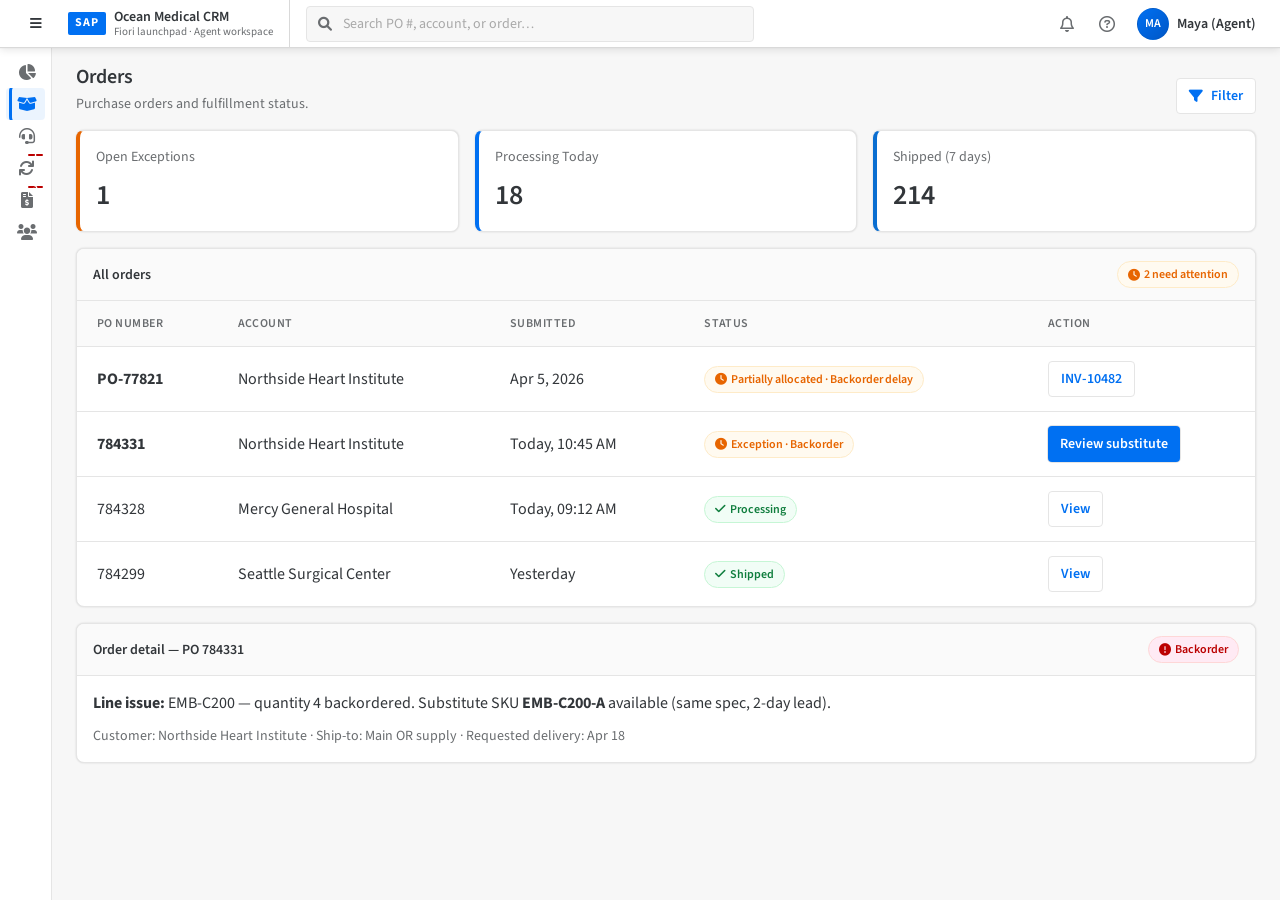
<file: Ocean Medical/orders.html>
<!DOCTYPE html>
<html lang="en">
<head>
<meta charset="UTF-8">
<meta name="viewport" content="width=device-width, initial-scale=1.0">
<title>Orders — Ocean Medical CRM</title>
<link href="https://fonts.googleapis.com/css2?family=Source+Sans+3:ital,wght@0,400;0,500;0,600;0,700;1,400&display=swap" rel="stylesheet">
<link href="https://cdnjs.cloudflare.com/ajax/libs/font-awesome/6.0.0/css/all.min.css" rel="stylesheet">
<link rel="stylesheet" href="shared.css">
</head>
<body>
<div class="sap-app">

  <header class="sap-shell-bar" role="banner">
    <div class="sap-shell-bar-left">
      <button type="button" class="sap-shell-menu-btn" aria-label="Menu"><i class="fa-solid fa-bars"></i></button>
      <a class="sap-logo-mark" href="index.html">
        <span class="sap-logo-badge">SAP</span>
        <div class="sap-app-title">
          <span class="sap-app-title-main">Ocean Medical CRM</span>
          <span class="sap-app-title-sub">Fiori launchpad · Agent workspace</span>
        </div>
      </a>
    </div>
    <div class="sap-shell-bar-center">
      <div class="search-container">
        <i class="fa-solid fa-magnifying-glass" aria-hidden="true"></i>
        <input type="search" class="search-input" placeholder="Search PO #, account, or order…" id="global-search" autocomplete="off" onkeypress="handleSearch(event)">
      </div>
    </div>
    <div class="sap-shell-bar-right">
      <button type="button" class="sap-shell-icon-btn" aria-label="Notifications"><i class="fa-regular fa-bell"></i></button>
      <button type="button" class="sap-shell-icon-btn" aria-label="Help"><i class="fa-regular fa-circle-question"></i></button>
      <div class="user-profile"><div class="avatar">MA</div><span>Maya (Agent)</span></div>
    </div>
  </header>

  <div class="sap-shell-body">
    <nav class="sidebar sidebar--collapsed" aria-label="Main navigation">
      <div class="brand">Navigation</div>
      <div class="nav-items">
        <a class="nav-item" href="index.html" title="Dashboard"><i class="fa-solid fa-chart-pie"></i> Dashboard</a>
        <a class="nav-item active" href="orders.html" title="Orders"><i class="fa-solid fa-box-open"></i> Orders</a>
        <a class="nav-item" href="cases.html" title="Support Cases"><i class="fa-solid fa-headset"></i> Support Cases</a>
        <a class="nav-item" href="substitutions.html" title="Substitutions"><i class="fa-solid fa-arrows-rotate"></i> Substitutions <span class="sub-nav-badge">1</span></a>
        <a class="nav-item" href="invoices.html" title="Past Due Invoices"><i class="fa-solid fa-file-invoice-dollar"></i> Past Due Invoices <span class="sub-nav-badge">3</span></a>
        <a class="nav-item" href="accounts.html" title="Accounts"><i class="fa-solid fa-users"></i> Accounts</a>
      </div>
    </nav>

    <div class="main-content">
      <div class="page-wrap">

        <div class="page-header">
          <div>
            <h1 class="page-title">Orders</h1>
            <p class="page-subtitle">Purchase orders and fulfillment status.</p>
          </div>
          <button class="btn btn-outline"><i class="fa-solid fa-filter"></i> Filter</button>
        </div>

        <div class="dashboard-stats">
          <div class="stat-card" style="border-left-color:var(--warning);">
            <div class="stat-label">Open Exceptions</div>
            <div class="stat-value">1</div>
          </div>
          <div class="stat-card">
            <div class="stat-label">Processing Today</div>
            <div class="stat-value">18</div>
          </div>
          <div class="stat-card" style="border-left-color:var(--secondary);">
            <div class="stat-label">Shipped (7 days)</div>
            <div class="stat-value">214</div>
          </div>
        </div>

        <div class="card">
          <div class="card-header">
            All orders
            <span class="badge badge-warning"><i class="fa-solid fa-clock"></i> 2 need attention</span>
          </div>
          <table class="table">
            <thead>
              <tr>
                <th>PO Number</th>
                <th>Account</th>
                <th>Submitted</th>
                <th>Status</th>
                <th>Action</th>
              </tr>
            </thead>
            <tbody>
              <tr>
                <td><strong>PO-77821</strong></td>
                <td>Northside Heart Institute</td>
                <td>Apr 5, 2026</td>
                <td><span class="badge badge-warning"><i class="fa-solid fa-clock"></i> Partially allocated · Backorder delay</span></td>
                <td>
                  <a class="btn btn-outline" style="padding:6px 12px;" href="invoices.html#inv-10482">INV-10482</a>
                </td>
              </tr>
              <tr>
                <td><strong>784331</strong></td>
                <td>Northside Heart Institute</td>
                <td>Today, 10:45 AM</td>
                <td><span class="badge badge-warning"><i class="fa-solid fa-clock"></i> Exception · Backorder</span></td>
                <td>
                  <a class="btn btn-primary" style="padding:6px 12px;" href="substitutions.html">Review substitute</a>
                </td>
              </tr>
              <tr>
                <td>784328</td>
                <td>Mercy General Hospital</td>
                <td>Today, 09:12 AM</td>
                <td><span class="badge badge-success"><i class="fa-solid fa-check"></i> Processing</span></td>
                <td><button type="button" class="btn btn-outline" style="padding:6px 12px;">View</button></td>
              </tr>
              <tr>
                <td>784299</td>
                <td>Seattle Surgical Center</td>
                <td>Yesterday</td>
                <td><span class="badge badge-success"><i class="fa-solid fa-check"></i> Shipped</span></td>
                <td><button type="button" class="btn btn-outline" style="padding:6px 12px;">View</button></td>
              </tr>
            </tbody>
          </table>
        </div>

        <div class="card">
          <div class="card-header">
            Order detail — PO 784331
            <span class="badge badge-danger"><i class="fa-solid fa-circle-exclamation"></i> Backorder</span>
          </div>
          <div class="card-body">
            <p style="margin-bottom:0.75rem;"><strong>Line issue:</strong> EMB-C200 — quantity 4 backordered. Substitute SKU <strong>EMB-C200-A</strong> available (same spec, 2-day lead).</p>
            <p style="color:var(--sapContent_LabelColor); font-size:0.875rem;">Customer: Northside Heart Institute · Ship-to: Main OR supply · Requested delivery: Apr 18</p>
          </div>
        </div>

      </div>
    </div>
  </div>
</div>

<script src="shared.js" defer></script>
</body>
</html>
</file>
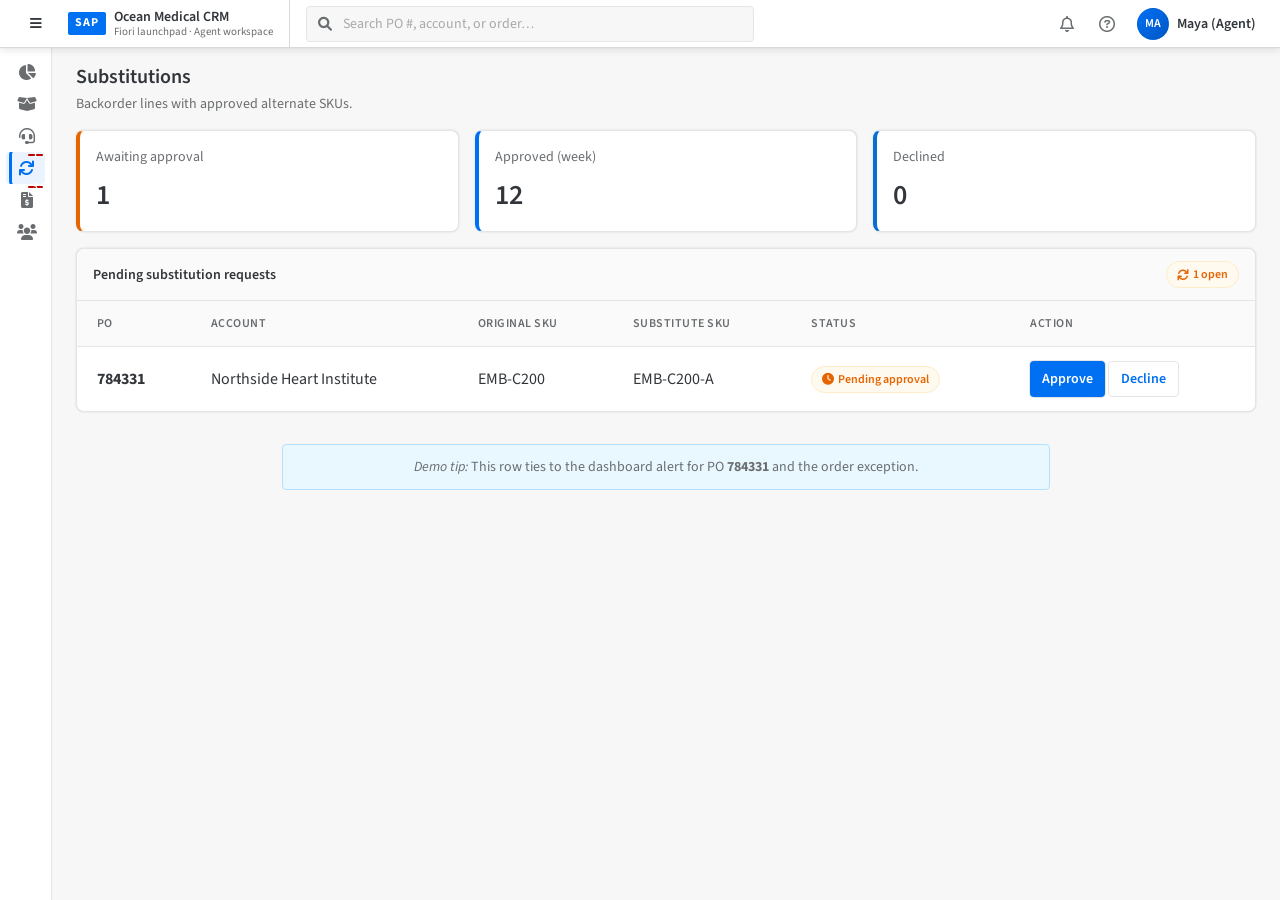
<file: Ocean Medical/substitutions.html>
<!DOCTYPE html>
<html lang="en">
<head>
<meta charset="UTF-8">
<meta name="viewport" content="width=device-width, initial-scale=1.0">
<title>Substitutions — Ocean Medical CRM</title>
<link href="https://fonts.googleapis.com/css2?family=Source+Sans+3:ital,wght@0,400;0,500;0,600;0,700;1,400&display=swap" rel="stylesheet">
<link href="https://cdnjs.cloudflare.com/ajax/libs/font-awesome/6.0.0/css/all.min.css" rel="stylesheet">
<link rel="stylesheet" href="shared.css">
</head>
<body>
<div class="sap-app">

  <header class="sap-shell-bar" role="banner">
    <div class="sap-shell-bar-left">
      <button type="button" class="sap-shell-menu-btn" aria-label="Menu"><i class="fa-solid fa-bars"></i></button>
      <a class="sap-logo-mark" href="index.html">
        <span class="sap-logo-badge">SAP</span>
        <div class="sap-app-title">
          <span class="sap-app-title-main">Ocean Medical CRM</span>
          <span class="sap-app-title-sub">Fiori launchpad · Agent workspace</span>
        </div>
      </a>
    </div>
    <div class="sap-shell-bar-center">
      <div class="search-container">
        <i class="fa-solid fa-magnifying-glass" aria-hidden="true"></i>
        <input type="search" class="search-input" placeholder="Search PO #, account, or order…" id="global-search" autocomplete="off" onkeypress="handleSearch(event)">
      </div>
    </div>
    <div class="sap-shell-bar-right">
      <button type="button" class="sap-shell-icon-btn" aria-label="Notifications"><i class="fa-regular fa-bell"></i></button>
      <button type="button" class="sap-shell-icon-btn" aria-label="Help"><i class="fa-regular fa-circle-question"></i></button>
      <div class="user-profile"><div class="avatar">MA</div><span>Maya (Agent)</span></div>
    </div>
  </header>

  <div class="sap-shell-body">
    <nav class="sidebar sidebar--collapsed" aria-label="Main navigation">
      <div class="brand">Navigation</div>
      <div class="nav-items">
        <a class="nav-item" href="index.html" title="Dashboard"><i class="fa-solid fa-chart-pie"></i> Dashboard</a>
        <a class="nav-item" href="orders.html" title="Orders"><i class="fa-solid fa-box-open"></i> Orders</a>
        <a class="nav-item" href="cases.html" title="Support Cases"><i class="fa-solid fa-headset"></i> Support Cases</a>
        <a class="nav-item active" href="substitutions.html" title="Substitutions"><i class="fa-solid fa-arrows-rotate"></i> Substitutions <span class="sub-nav-badge">1</span></a>
        <a class="nav-item" href="invoices.html" title="Past Due Invoices"><i class="fa-solid fa-file-invoice-dollar"></i> Past Due Invoices <span class="sub-nav-badge">3</span></a>
        <a class="nav-item" href="accounts.html" title="Accounts"><i class="fa-solid fa-users"></i> Accounts</a>
      </div>
    </nav>

    <div class="main-content">
      <div class="page-wrap">

        <div class="page-header">
          <div>
            <h1 class="page-title">Substitutions</h1>
            <p class="page-subtitle">Backorder lines with approved alternate SKUs.</p>
          </div>
        </div>

        <div class="dashboard-stats">
          <div class="stat-card" style="border-left-color:var(--warning);">
            <div class="stat-label">Awaiting approval</div>
            <div class="stat-value">1</div>
          </div>
          <div class="stat-card">
            <div class="stat-label">Approved (week)</div>
            <div class="stat-value">12</div>
          </div>
          <div class="stat-card" style="border-left-color:var(--secondary);">
            <div class="stat-label">Declined</div>
            <div class="stat-value">0</div>
          </div>
        </div>

        <div class="card">
          <div class="card-header">
            Pending substitution requests
            <span class="badge badge-warning"><i class="fa-solid fa-arrows-rotate"></i> 1 open</span>
          </div>
          <table class="table">
            <thead>
              <tr>
                <th>PO</th>
                <th>Account</th>
                <th>Original SKU</th>
                <th>Substitute SKU</th>
                <th>Status</th>
                <th>Action</th>
              </tr>
            </thead>
            <tbody>
              <tr>
                <td><strong>784331</strong></td>
                <td>Northside Heart Institute</td>
                <td>EMB-C200</td>
                <td>EMB-C200-A</td>
                <td><span class="badge badge-warning"><i class="fa-solid fa-clock"></i> Pending approval</span></td>
                <td>
                  <button type="button" class="btn btn-primary" style="padding:6px 12px;">Approve</button>
                  <button type="button" class="btn btn-outline" style="padding:6px 12px;">Decline</button>
                </td>
              </tr>
            </tbody>
          </table>
        </div>

        <p class="demo-tip"><em>Demo tip:</em> This row ties to the dashboard alert for PO <strong>784331</strong> and the order exception.</p>

      </div>
    </div>
  </div>
</div>

<script src="shared.js" defer></script>
</body>
</html>
</file>
<file: Ocean Appliance/styles.css>
:root {
  --bg-page: #f3f2f1;
  --bg-shell: #faf9f8;
  --bg-command: #ffffff;
  --bg-input: #ffffff;
  --border-subtle: #edebe9;
  --border-strong: #c8c6c4;
  --text-primary: #323130;
  --text-secondary: #605e5c;
  --text-disabled: #a19f9d;
  --primary: #0f6cbd;
  --primary-hover: #115ea3;
  --chip-open-bg: #dff6dd;
  --chip-open-fg: #107c10;
  --chip-sub-bg: #fff4ce;
  --chip-sub-fg: #8a6d3b;
  --chip-priority-bg: #f3f2f1;
  --pill-scheduled-bg: #deecf9;
  --pill-scheduled-fg: #0f6cbd;
  --focus: #605e5c;
  --font: "Segoe UI", "Segoe UI Web (West European)", -apple-system, BlinkMacSystemFont, Roboto,
    "Helvetica Neue", sans-serif;
  --radius-field: 2px;
  --radius-card: 2px;
  --header-bg: #0b1f36;
  --header-text: #ffffff;
  --sidenav-bg: #faf9f8;
  --sidenav-active-bar: #0f6cbd;
  --sidenav-active-bg: #f0f6fc;
  --sidenav-width: 168px;
}
*,
*::before,
*::after {
  box-sizing: border-box;
}
html,
body {
  margin: 0;
  min-height: 100%;
  font-family: var(--font);
  font-size: 13px;
  line-height: 1.45;
  color: var(--text-primary);
  background: var(--bg-page);
}
button,
input,
textarea {
  font: inherit;
  color: inherit;
}
.app {
  min-height: 100vh;
  display: flex;
  flex-direction: column;
}

.app-body {
  flex: 1;
  display: flex;
  min-height: 0;
}

.global-header {
  display: flex;
  align-items: center;
  gap: 12px;
  height: 48px;
  padding: 0 8px 0 4px;
  background: var(--header-bg);
  color: var(--header-text);
  flex-shrink: 0;
}

.global-header__left {
  display: flex;
  align-items: center;
  gap: 10px;
  flex-shrink: 0;
}

.gh-brand,
.gh-module {
  font-size: 15px;
  font-weight: 400;
  color: var(--header-text);
  white-space: nowrap;
}

.gh-vrule {
  width: 1px;
  height: 22px;
  background: rgba(255, 255, 255, 0.22);
  flex-shrink: 0;
}

.global-header__search {
  flex: 1;
  display: flex;
  align-items: center;
  max-width: 560px;
  margin: 0 auto;
  height: 32px;
  padding: 0 10px;
  background: #edebe9;
  border-radius: 4px;
  border: 1px solid #d2d0ce;
}

.gh-search__icon {
  display: flex;
  color: var(--text-secondary);
  margin-right: 8px;
  flex-shrink: 0;
}

.gh-search__input {
  flex: 1;
  min-width: 0;
  height: 100%;
  border: none;
  background: transparent;
  font-size: 13px;
  color: var(--text-primary);
}

.gh-search__input::placeholder {
  color: var(--text-secondary);
}

.global-header__right {
  display: flex;
  align-items: center;
  gap: 0;
  flex-shrink: 0;
}

.gh-icon-btn {
  width: 40px;
  height: 40px;
  border: none;
  border-radius: 2px;
  background: transparent;
  color: var(--header-text);
  display: inline-flex;
  align-items: center;
  justify-content: center;
  cursor: default;
}

.gh-icon-btn:hover {
  background: rgba(255, 255, 255, 0.08);
}

.gh-icon-btn:focus-visible {
  outline: 1px solid #fff;
  outline-offset: -1px;
}

.gh-waffle {
  width: 44px;
  height: 44px;
}

.gh-newlook {
  display: flex;
  align-items: center;
  gap: 8px;
  padding: 0 10px 0 4px;
  margin-right: 4px;
  font-size: 12px;
  color: var(--header-text);
  user-select: none;
}

.gh-newlook__label {
  white-space: nowrap;
}

.gh-toggle {
  position: relative;
  width: 40px;
  height: 20px;
  border-radius: 10px;
  background: #3b3a39;
  flex-shrink: 0;
}

.gh-toggle--on {
  background: var(--primary);
}

.gh-toggle__knob {
  position: absolute;
  top: 2px;
  right: 2px;
  width: 16px;
  height: 16px;
  border-radius: 50%;
  background: #fff;
}

.gh-avatar {
  width: 32px;
  height: 32px;
  margin-left: 6px;
  border-radius: 50%;
  background: #8764b8;
  color: #fff;
  font-size: 11px;
  font-weight: 600;
  display: inline-flex;
  align-items: center;
  justify-content: center;
}

.sidenav {
  width: var(--sidenav-width);
  flex-shrink: 0;
  display: flex;
  flex-direction: column;
  min-height: calc(100vh - 48px);
  padding: 2px 0 6px;
  background: var(--sidenav-bg);
  border-right: 1px solid var(--border-subtle);
  font-size: 12px;
}

.sidenav__pin {
  display: flex;
  align-items: center;
  width: 100%;
  padding: 8px 10px;
  border: none;
  background: transparent;
  color: var(--text-primary);
  cursor: pointer;
}

.sidenav__pin:hover {
  background: #f3f2f1;
}

.sidenav__group {
  padding: 4px 0 2px;
}

.sidenav__heading {
  padding: 10px 10px 4px;
  font-size: 10px;
  font-weight: 700;
  letter-spacing: 0.04em;
  text-transform: uppercase;
  color: var(--text-secondary);
}

.sidenav__link {
  display: flex;
  align-items: center;
  width: 100%;
  padding: 6px 8px 6px 10px;
  border: none;
  border-left: 3px solid transparent;
  background: transparent;
  font-size: 12px;
  color: var(--text-primary);
  text-align: left;
  cursor: pointer;
  line-height: 1.3;
}

.sidenav__link:hover {
  background: #f3f2f1;
}

.sidenav__link--active {
  border-left-color: var(--sidenav-active-bar);
  font-weight: 600;
  background: var(--sidenav-active-bg);
}

.sidenav__link--flyout {
  justify-content: space-between;
}

.sidenav__caret {
  font-size: 10px;
  color: var(--text-secondary);
}

.sidenav__footer {
  margin-top: auto;
  display: flex;
  align-items: center;
  gap: 4px;
  padding: 8px 8px;
  border-top: 1px solid var(--border-subtle);
}

.sidenav__footer-label {
  flex: 1;
  font-size: 12px;
  font-weight: 600;
  color: var(--text-primary);
}

.sidenav__footer-btn {
  padding: 6px;
  border: none;
  border-radius: 2px;
  background: transparent;
  color: var(--text-secondary);
  cursor: pointer;
}

.sidenav__footer-btn:hover {
  background: #edebe9;
}

.main-pane {
  flex: 1;
  min-width: 0;
  display: flex;
  flex-direction: column;
  background: var(--bg-page);
}

.page-surface {
  flex-shrink: 0;
  background: #fff;
  border-bottom: 1px solid var(--border-subtle);
  padding: 0 20px;
}

.record-header {
  display: flex;
  justify-content: space-between;
  align-items: flex-start;
  gap: 24px;
  padding: 4px 0 0;
}

.record-header__main {
  flex: 1;
  min-width: 0;
}

.record-header__title {
  margin: 0;
  font-size: 26px;
  font-weight: 600;
  line-height: 1.2;
  color: #000;
  letter-spacing: -0.02em;
}

.record-header__entity-bc {
  display: flex;
  align-items: center;
  flex-wrap: wrap;
  gap: 6px;
  margin-top: 6px;
  font-size: 12px;
  color: var(--text-secondary);
}

.record-header__entity {
  color: var(--primary);
  font-weight: 600;
}

.record-header__entity-sep {
  color: var(--text-disabled);
}

.record-header__entity-caret {
  font-size: 10px;
  color: var(--text-secondary);
  margin-left: 2px;
}

.record-header__tagline {
  margin: 8px 0 0;
  font-size: 12px;
  color: var(--text-secondary);
}

.record-header__meta {
  text-align: right;
  padding-top: 4px;
}

.lookup--compact {
  display: inline-flex;
  max-width: 280px;
  min-height: 28px;
  padding: 2px 8px;
}

.status-strip {
  display: flex;
  flex-wrap: wrap;
  align-items: center;
  gap: 8px;
  padding: 12px 0 4px;
}

.header-field--inline {
  margin-left: 12px;
  display: inline-flex;
  align-items: baseline;
  gap: 6px;
}

.header-field--inline .header-field__label {
  display: inline;
  margin: 0;
}

.header-field--inline .header-field__value {
  font-weight: 600;
}

.command-bar {
  display: flex;
  align-items: center;
  justify-content: space-between;
  min-height: 44px;
  padding: 2px 0 4px;
  margin: 0 -4px;
  background: #fff;
  border-bottom: 1px solid var(--border-subtle);
}
.command-bar__group {
  display: flex;
  flex-wrap: wrap;
  align-items: center;
  gap: 2px;
}
.command-bar__group--right {
  padding-right: 4px;
}
.command-bar__divider {
  width: 1px;
  height: 20px;
  background: var(--border-subtle);
  margin: 0 6px;
}
.cmd {
  height: 32px;
  padding: 0 10px;
  border: 1px solid transparent;
  border-radius: 2px;
  background: transparent;
  color: var(--text-primary);
  cursor: default;
}
.cmd:hover {
  background: #edebe9;
}

.cmd:focus-visible {
  outline: 1px solid var(--primary);
  outline-offset: 1px;
}
.cmd--primary {
  border-color: var(--primary);
  background: var(--primary);
  color: #fff;
  font-weight: 600;
}
.cmd--primary:hover {
  background: var(--primary-hover);
  border-color: var(--primary-hover);
}
.cmd--overflow {
  min-width: 32px;
  padding: 0 6px;
  font-size: 16px;
  line-height: 1;
}

.cmd--icon {
  min-width: 36px;
  padding: 0 8px;
  color: var(--text-primary);
}

.cmd--icon svg {
  display: block;
}

.cmd--share {
  border-color: var(--primary);
  background: var(--primary);
  color: #fff;
  font-weight: 600;
  padding: 0 12px;
}

.cmd--share:hover {
  background: var(--primary-hover);
  border-color: var(--primary-hover);
}

.cmd__chevron {
  font-size: 10px;
  margin-left: 4px;
  opacity: 0.9;
}

.form-layout {
  flex: 1;
  display: block;
}
.form-main {
  padding: 12px 20px 32px;
  max-width: 1200px;
}

.tab__caret {
  font-size: 10px;
  margin-left: 2px;
  opacity: 0.85;
}
.chip {
  display: inline-flex;
  align-items: center;
  height: 24px;
  padding: 0 10px;
  border-radius: 12px;
  font-size: 12px;
  font-weight: 600;
}
.chip--status {
  background: var(--chip-open-bg);
  color: var(--chip-open-fg);
}
.chip--substatus {
  background: var(--chip-sub-bg);
  color: var(--chip-sub-fg);
}
.chip--priority {
  background: var(--chip-priority-bg);
  color: var(--text-primary);
  border: 1px solid var(--border-subtle);
}
.header-field__label {
  display: block;
  font-size: 11px;
  color: var(--text-secondary);
  margin-bottom: 2px;
}
.header-field__value {
  font-size: 13px;
}
.tab-strip {
  display: flex;
  flex-wrap: wrap;
  gap: 0;
  margin: 0 -20px 0;
  padding: 0 8px 0 16px;
  background: #fff;
  border-bottom: 2px solid var(--border-subtle);
}
.tab {
  position: relative;
  height: 36px;
  padding: 0 14px;
  border: none;
  background: transparent;
  color: var(--text-secondary);
  cursor: pointer;
  font-size: 13px;
}
.tab:hover {
  color: var(--text-primary);
}
.tab--active {
  color: var(--text-primary);
  font-weight: 600;
}
.tab--active::after {
  content: "";
  position: absolute;
  left: 8px;
  right: 8px;
  bottom: -2px;
  height: 2px;
  background: var(--primary);
}

.tab:focus-visible {
  outline: 1px solid var(--primary);
  outline-offset: 2px;
}
.tab-panel[hidden] {
  display: none !important;
}
.tab-panel--active {
  display: block;
}
.card {
  background: #fff;
  border: 1px solid var(--border-subtle);
  border-radius: var(--radius-card);
  margin-bottom: 12px;
}
.card__head {
  display: flex;
  align-items: center;
  min-height: 40px;
  padding: 0 16px;
  border-bottom: 1px solid var(--border-subtle);
  background: #faf9f8;
}
.card__head--with-action {
  justify-content: space-between;
}
.card__title {
  margin: 0;
  font-size: 11px;
  font-weight: 600;
  letter-spacing: 0.08em;
  text-transform: uppercase;
  color: var(--text-secondary);
}
.card__action {
  height: 28px;
  padding: 0 8px;
  border: 1px solid transparent;
  background: transparent;
  color: var(--primary);
  font-size: 12px;
  font-weight: 600;
  cursor: pointer;
}
.card__action:hover {
  text-decoration: underline;
}
.card__body {
  padding: 12px 16px 16px;
}
.card__body--flush {
  padding: 0;
}
.field-grid {
  display: grid;
  grid-template-columns: repeat(2, minmax(0, 1fr));
  gap: 12px 24px;
}
.field--full {
  grid-column: 1 / -1;
}
.field__label {
  display: block;
  font-size: 12px;
  color: var(--text-secondary);
  margin-bottom: 4px;
}

.field__hint {
  margin: -2px 0 6px;
  font-size: 11px;
  line-height: 1.35;
  color: var(--text-disabled);
}
.field__control input,
.field__control textarea {
  width: 100%;
  border: 1px solid var(--border-strong);
  border-radius: var(--radius-field);
  padding: 6px 8px;
  background: #faf9f8;
}

.field__control input:read-only,
.field__control textarea:read-only {
  color: var(--text-primary);
  cursor: default;
}
.field__control textarea {
  resize: vertical;
  min-height: 72px;
}
.field__control--readonly {
  padding: 6px 8px;
  min-height: 32px;
  border: 1px solid transparent;
  background: #faf9f8;
  color: var(--text-primary);
}
.lookup {
  display: flex;
  align-items: center;
  justify-content: space-between;
  min-height: 32px;
  padding: 4px 8px;
  border: 1px solid var(--border-strong);
  border-radius: var(--radius-field);
  background: var(--bg-input);
}
.lookup__text {
  flex: 1;
  overflow: hidden;
  text-overflow: ellipsis;
  white-space: nowrap;
}
.lookup__glyph {
  font-size: 10px;
  color: var(--text-secondary);
  margin-left: 8px;
}
.toggle-row {
  display: flex;
  align-items: center;
  gap: 8px;
}
.toggle {
  width: 36px;
  height: 20px;
  border-radius: 10px;
  background: #c8c6c4;
  position: relative;
}
.toggle--on {
  background: var(--primary);
}
.toggle--on::after {
  content: "";
  position: absolute;
  right: 2px;
  top: 2px;
  width: 16px;
  height: 16px;
  border-radius: 50%;
  background: #fff;
}
.toggle-row__text {
  font-size: 13px;
}
.map-placeholder {
  margin-top: 12px;
  height: 140px;
  border: 1px dashed var(--border-strong);
  border-radius: var(--radius-field);
  display: flex;
  align-items: center;
  justify-content: center;
  color: var(--text-disabled);
  font-size: 12px;
  background: #faf9f8;
}
.subgrid {
  font-size: 12px;
}
.subgrid__head,
.subgrid__row {
  display: grid;
  grid-template-columns: 1.4fr 1fr 1fr 1.2fr 0.9fr;
  gap: 0;
  align-items: stretch;
  border-bottom: 1px solid var(--border-subtle);
}
.subgrid__head {
  background: #faf9f8;
  font-weight: 600;
  color: var(--text-secondary);
}
.subgrid__cell {
  padding: 8px 12px;
  border-right: 1px solid var(--border-subtle);
}
.subgrid__cell:last-child {
  border-right: none;
}
.subgrid__cell--link {
  color: var(--primary);
  font-weight: 600;
  cursor: pointer;
}
.pill {
  display: inline-flex;
  align-items: center;
  height: 22px;
  padding: 0 8px;
  border-radius: 2px;
  font-size: 11px;
  font-weight: 600;
}
.pill--scheduled {
  background: var(--pill-scheduled-bg);
  color: var(--pill-scheduled-fg);
}
.muted {
  margin: 12px 16px;
  color: var(--text-secondary);
}

.muted--tight {
  margin-top: 0;
  margin-left: 0;
  margin-right: 0;
}

.ref-list {
  margin: 8px 0 0;
  padding-left: 20px;
  color: var(--text-primary);
  font-size: 13px;
  line-height: 1.5;
}

.ref-list li {
  margin-bottom: 8px;
}
#panel-products .subgrid__head,
#panel-products .subgrid__row {
  grid-template-columns: 2fr 0.5fr 0.5fr 0.8fr;
}
#panel-services .subgrid__head,
#panel-services .subgrid__row {
  grid-template-columns: 2fr 0.6fr 0.8fr;
}
@media (max-width: 1024px) {
  .subgrid__head,
  .subgrid__row {
    grid-template-columns: 1fr 1fr;
  }
  .subgrid__head .subgrid__cell:nth-child(n + 3),
  .subgrid__row .subgrid__cell:nth-child(n + 3) {
    display: none;
  }
}
@media (max-width: 720px) {
  .field-grid {
    grid-template-columns: 1fr;
  }
}
</file>
<file: Ocean Medical/shared.css>
/* SAP Horizon / Fiori-inspired tokens */
:root {
    --sapBrand: #0070f2;
    --sapBrandHover: #0064d9;
    --sapShell_Bar: #ffffff;
    --sapShell_Border: #d9d9d9;
    --sapShell_Shadow: 0 0.125rem 0.5rem 0 rgba(0,0,0,0.1), 0 0 0.0625rem rgba(0,0,0,0.1);
    --sapPageBG: #f7f7f7;
    --sapList_BG: #ffffff;
    --sapTile_BG: #ffffff;
    --sapTextColor: #32363a;
    --sapContent_LabelColor: #6a6d70;
    --sapHighlightColor: #0070f2;
    --sapNeutralBorder: #e5e5e5;
    --primary: #0070f2;
    --primary-light: #0070f2;
    --secondary: #0a6ed1;
    --background: var(--sapPageBG);
    --surface: #ffffff;
    --text-main: var(--sapTextColor);
    --text-muted: var(--sapContent_LabelColor);
    --danger: #bb0000;
    --danger-bg: #ffeaf4;
    --success: #107e3e;
    --success-bg: #f1fdf6;
    --warning: #e76500;
    --border: var(--sapNeutralBorder);
    --shadow: 0 0 0.125rem rgba(0,0,0,0.15);
    --radius-md: 0.25rem;
    --radius-lg: 0.5rem;
}

* { margin:0; padding:0; box-sizing:border-box; font-family:"Source Sans 3","72","Helvetica Neue",Arial,sans-serif; }

body { background-color:var(--sapPageBG); color:var(--text-main); height:100vh; overflow:hidden; }

.sap-app { display:flex; flex-direction:column; height:100%; min-height:0; }

/* Shell Bar */
.sap-shell-bar { flex-shrink:0; height:3rem; min-height:3rem; background:var(--sapShell_Bar); border-bottom:1px solid var(--sapShell_Border); box-shadow:var(--sapShell_Shadow); display:flex; align-items:stretch; padding:0 0.5rem 0 0; z-index:100; }
.sap-shell-bar-left { display:flex; align-items:center; gap:0.75rem; padding:0 1rem; border-right:1px solid var(--sapShell_Border); }
.sap-shell-menu-btn { width:2.5rem; height:2.5rem; border:none; background:transparent; color:var(--sapTextColor); border-radius:var(--radius-md); cursor:pointer; display:flex; align-items:center; justify-content:center; }
.sap-shell-menu-btn:hover { background:rgba(0,112,242,0.08); color:var(--sapBrand); }
.sap-logo-mark { display:flex; align-items:center; gap:0.5rem; text-decoration:none; color:inherit; }
.sap-logo-badge { background:var(--sapBrand); color:#fff; font-size:0.75rem; font-weight:700; letter-spacing:0.06em; padding:0.35rem 0.45rem; border-radius:0.125rem; line-height:1; }
.sap-app-title { display:flex; flex-direction:column; line-height:1.2; }
.sap-app-title-main { font-size:0.875rem; font-weight:600; color:var(--sapTextColor); }
.sap-app-title-sub { font-size:0.6875rem; color:var(--sapContent_LabelColor); font-weight:400; }
.sap-shell-bar-center { flex:1; display:flex; align-items:center; padding:0 1rem; min-width:0; }
.search-container { position:relative; width:100%; max-width:28rem; }
.search-container i { position:absolute; left:0.75rem; top:50%; transform:translateY(-50%); color:var(--sapContent_LabelColor); font-size:0.875rem; }
.search-input { width:100%; height:2.25rem; padding:0 0.75rem 0 2.25rem; border:1px solid var(--sapNeutralBorder); border-radius:var(--radius-md); background:var(--sapPageBG); font-size:0.875rem; color:var(--sapTextColor); transition:border-color 0.15s,box-shadow 0.15s; }
.search-input::placeholder { color:#a9a9a9; }
.search-input:focus { outline:none; border-color:var(--sapBrand); background:#fff; box-shadow:0 0 0 0.125rem rgba(0,112,242,0.2); }
.sap-shell-bar-right { display:flex; align-items:center; gap:0.25rem; padding-right:0.5rem; }
.sap-shell-icon-btn { width:2.25rem; height:2.25rem; border:none; background:transparent; color:var(--sapContent_LabelColor); border-radius:var(--radius-md); cursor:pointer; display:flex; align-items:center; justify-content:center; font-size:1rem; }
.sap-shell-icon-btn:hover { background:rgba(0,112,242,0.08); color:var(--sapBrand); }
.user-profile { display:flex; align-items:center; gap:0.5rem; padding:0.25rem 0.5rem 0.25rem 0.25rem; margin-left:0.25rem; border-radius:var(--radius-md); cursor:default; font-weight:600; font-size:0.875rem; color:var(--sapTextColor); }
.user-profile:hover { background:rgba(0,112,242,0.06); }
.avatar { width:2rem; height:2rem; background:linear-gradient(135deg,#0070f2 0%,#0057c7 100%); color:#fff; border-radius:50%; display:flex; align-items:center; justify-content:center; font-size:0.75rem; font-weight:600; border:1px solid rgba(0,0,0,0.05); }

.sap-shell-body { flex:1; display:flex; min-height:0; overflow:hidden; }

/* Sidebar Nav */
.sidebar { width:15rem; min-width:15rem; background-color:var(--sapList_BG); color:var(--sapTextColor); display:flex; flex-direction:column; border-right:1px solid var(--sapNeutralBorder); transition:width 0.2s ease,min-width 0.2s ease; flex-shrink:0; }
.brand { padding:1rem 0.75rem 0.75rem; font-size:0.75rem; font-weight:700; text-transform:uppercase; letter-spacing:0.04em; color:var(--sapContent_LabelColor); border-bottom:1px solid var(--sapNeutralBorder); transition:opacity 0.15s ease,padding 0.2s ease; white-space:nowrap; overflow:hidden; }
.nav-items { padding:0.5rem 0; flex:1; overflow-y:auto; overflow-x:hidden; }
.nav-item { padding:0.5rem 0.75rem; margin:0 0.5rem; display:flex; align-items:center; gap:0.5rem; color:var(--sapTextColor); cursor:pointer; transition:background 0.15s,padding 0.2s ease; font-weight:400; font-size:0.875rem; border-radius:var(--radius-md); border-left:0.1875rem solid transparent; text-decoration:none; }
.nav-item i { width:1.25rem; text-align:center; color:var(--sapContent_LabelColor); font-size:1rem; flex-shrink:0; }
.nav-item:hover { background-color:rgba(0,112,242,0.06); }
.nav-item:hover i { color:var(--sapBrand); }
.nav-item.active { background-color:rgba(0,112,242,0.08); color:var(--sapBrand); font-weight:600; border-left-color:var(--sapBrand); }
.nav-item.active i { color:var(--sapBrand); }
.sub-nav-badge { background:var(--danger); color:#fff; font-size:0.625rem; font-weight:700; border-radius:0.625rem; padding:0.125rem 0.4375rem; margin-left:auto; min-width:1.125rem; text-align:center; flex-shrink:0; }

/* Collapsed rail (icon-only) — default state */
.sidebar.sidebar--collapsed { width:3.25rem; min-width:3.25rem; }
.sidebar.sidebar--collapsed .brand { opacity:0; height:0; padding:0; margin:0; border:none; pointer-events:none; }
.sidebar.sidebar--collapsed .nav-item { justify-content:center; padding:0.5rem 0.35rem; margin:0 0.35rem; gap:0; position:relative; font-size:0; line-height:0; }
.sidebar.sidebar--collapsed .nav-item i { font-size:1rem; line-height:1; width:auto; }
.sidebar.sidebar--collapsed .sub-nav-badge { position:absolute; top:0.125rem; right:0.125rem; margin:0; font-size:0.5625rem; padding:0.0625rem 0.3125rem; min-width:0.875rem; }
.sidebar.sidebar--collapsed .nav-item.active { border-left-color:transparent; box-shadow:inset 3px 0 0 0 var(--sapBrand); }

/* Main Content */
.main-content { flex:1; display:flex; flex-direction:column; overflow-y:auto; background:var(--sapPageBG); min-width:0; }

.page-wrap { padding:1rem 1.5rem 2rem; max-width:90rem; margin:0 auto; width:100%; animation:fadeIn 0.3s ease; }

@keyframes fadeIn { from{opacity:0;transform:translateY(8px)} to{opacity:1;transform:translateY(0)} }

.demo-tip { color:var(--sapContent_LabelColor); text-align:center; margin-top:2rem; font-size:0.875rem; padding:0.75rem 1rem; background:#e9f8ff; border:1px solid #b3e0ff; border-radius:var(--radius-md); max-width:48rem; margin-left:auto; margin-right:auto; }

/* Page Header */
.page-header { margin-bottom:1rem; display:flex; justify-content:space-between; align-items:flex-end; flex-wrap:wrap; gap:0.75rem; }
.page-title { font-size:1.25rem; font-weight:600; color:var(--sapTextColor); line-height:1.3; }
.page-subtitle { color:var(--sapContent_LabelColor); margin-top:0.25rem; font-size:0.875rem; }

/* Cards */
.card { background:var(--sapTile_BG); border-radius:var(--radius-lg); box-shadow:var(--shadow); border:1px solid var(--sapNeutralBorder); overflow:hidden; margin-bottom:1rem; }
.card-header { padding:0.75rem 1rem; border-bottom:1px solid var(--sapNeutralBorder); font-weight:600; font-size:0.875rem; display:flex; justify-content:space-between; align-items:center; background:#fafafa; color:var(--sapTextColor); }
.card-body { padding:1rem; }

/* Buttons */
.btn { height:2.25rem; padding:0 0.75rem; border-radius:var(--radius-md); font-weight:600; font-size:0.875rem; cursor:pointer; border:none; transition:background 0.15s,box-shadow 0.15s; display:inline-flex; align-items:center; justify-content:center; gap:0.5rem; text-decoration:none; }
.btn-primary { background-color:var(--sapBrand); color:#fff; box-shadow:0 0 0 0.0625rem rgba(0,0,0,0.1); }
.btn-primary:hover { background-color:var(--sapBrandHover); }
.btn-outline { background-color:#fff; border:0.0625rem solid var(--sapNeutralBorder); color:var(--sapBrand); }
.btn-outline:hover { background-color:rgba(0,112,242,0.06); border-color:var(--sapBrand); }
.btn-danger { background-color:var(--danger); color:#fff; }
.btn-danger:hover { filter:brightness(0.95); }
.btn-success { background-color:var(--success); color:#fff; }
.btn-success:hover { background-color:#0d6633; }

/* Badges */
.badge { padding:4px 10px; border-radius:20px; font-size:12px; font-weight:600; display:inline-flex; align-items:center; gap:4px; }
.badge-danger { background:var(--danger-bg); color:var(--danger); border:1px solid #fed7d7; }
.badge-success { background:var(--success-bg); color:var(--success); border:1px solid #c6f6d5; }
.badge-warning { background:#fffaf0; color:var(--warning); border:1px solid #feebc8; }

/* Tables */
.table { width:100%; border-collapse:collapse; }
.table th, .table td { text-align:left; padding:14px 20px; border-bottom:1px solid var(--border); }
.table th { font-weight:600; color:var(--sapContent_LabelColor); font-size:0.75rem; text-transform:uppercase; letter-spacing:0.04em; background:#fafafa; }
.table tr:last-child td { border-bottom:none; }
.table tbody tr:hover { background-color:var(--background); }

/* Stats */
.dashboard-stats { display:grid; grid-template-columns:repeat(3,1fr); gap:1rem; margin-bottom:1rem; }
.stat-card { background:var(--sapTile_BG); padding:1rem; border-radius:var(--radius-lg); border:1px solid var(--sapNeutralBorder); box-shadow:var(--shadow); border-left:0.25rem solid var(--sapBrand); }
.stat-value { font-size:1.75rem; font-weight:600; margin-top:0.5rem; color:var(--sapTextColor); }
.stat-label { color:var(--sapContent_LabelColor); font-size:0.875rem; font-weight:400; }

/* Order info grid */
.info-grid { display:grid; grid-template-columns:repeat(3,1fr); gap:20px; margin-bottom:24px; }
.info-item label { display:block; font-size:12px; color:var(--text-muted); margin-bottom:4px; text-transform:uppercase; font-weight:600; }
.info-item div { font-size:15px; font-weight:500; }

/* Substitute alert inline */
.substitute-alert { background-color:#ebf8ff; border:1px solid #bee3f8; border-left:4px solid #3182ce; padding:16px; border-radius:var(--radius-md); margin-top:24px; display:flex; justify-content:space-between; align-items:center; }
.sub-text strong { color:#2b6cb0; }

/* Forms */
.form-group { margin-bottom:20px; }
.form-label { display:block; margin-bottom:8px; font-weight:600; color:var(--text-main); font-size:14px; }
.form-control { width:100%; padding:12px; border:1px solid var(--border); border-radius:var(--radius-md); font-size:15px; transition:all 0.2s; }
.form-control:focus { outline:none; border-color:var(--sapBrand); box-shadow:0 0 0 0.125rem rgba(0,112,242,0.2); }
textarea.form-control { min-height:100px; resize:vertical; }

/* Substitution page */
.sub-page-alert { background:rgba(0,112,242,0.06); border:1px solid rgba(0,112,242,0.25); border-left:0.25rem solid var(--sapBrand); border-radius:var(--radius-md); padding:18px 24px; margin-bottom:24px; display:flex; align-items:center; gap:14px; }
.sub-page-alert i { font-size:22px; color:var(--sapBrand); flex-shrink:0; }
.sub-page-alert-text { flex:1; }
.sub-page-alert-text strong { color:var(--sapTextColor); }
.sub-page-alert-text p { margin-top:2px; color:var(--text-muted); font-size:14px; }

.comparison-grid { display:grid; grid-template-columns:1fr 1fr; gap:20px; margin-bottom:24px; }
.compare-card { border-radius:var(--radius-lg); border:1px solid var(--border); overflow:hidden; box-shadow:var(--shadow); }
.compare-card-header { padding:14px 20px; font-weight:700; font-size:14px; display:flex; align-items:center; gap:10px; }
.compare-card-header.original { background:#fff5f5; color:var(--danger); border-bottom:1px solid #fed7d7; }
.compare-card-header.substitute { background:#f0fdf4; color:var(--success); border-bottom:1px solid #c6f6d5; }
.compare-card-body { background:#fff; padding:20px; }
.compare-row { display:flex; justify-content:space-between; align-items:center; padding:10px 0; border-bottom:1px solid var(--border); font-size:14px; }
.compare-row:last-child { border-bottom:none; }
.compare-row-label { color:var(--text-muted); font-weight:500; }
.compare-row-value { font-weight:600; }
.availability-badge { display:inline-flex; align-items:center; gap:6px; padding:4px 12px; border-radius:20px; font-size:12px; font-weight:700; }
.avail-none { background:#fff5f5; color:var(--danger); border:1px solid #fed7d7; }
.avail-good { background:#f0fff4; color:var(--success); border:1px solid #c6f6d5; }

.sub-options-grid { display:flex; flex-direction:column; gap:14px; flex:1; }
.sub-option-card { border:2px solid var(--border); border-radius:var(--radius-lg); padding:18px 20px; cursor:pointer; transition:all 0.2s ease; background:#fff; position:relative; }
.sub-option-card:hover { border-color:var(--sapBrand); background:rgba(0,112,242,0.04); transform:translateY(-1px); box-shadow:0 0.125rem 0.5rem rgba(0,112,242,0.12); }
.sub-option-card.selected { border-color:var(--sapBrand); background:rgba(0,112,242,0.06); box-shadow:0 0.25rem 0.75rem rgba(0,112,242,0.15); }
.sub-option-card .option-radio { position:absolute; top:16px; right:16px; width:20px; height:20px; border:2px solid var(--border); border-radius:50%; background:#fff; transition:all 0.2s; display:flex; align-items:center; justify-content:center; }
.sub-option-card.selected .option-radio { border-color:var(--sapBrand); background:var(--sapBrand); }
.sub-option-card.selected .option-radio::after { content:''; width:8px; height:8px; border-radius:50%; background:#fff; }
.option-recommended-badge { display:inline-flex; align-items:center; gap:5px; background:linear-gradient(135deg,#dcfce7,#d1fae5); color:#166534; border:1px solid #bbf7d0; border-radius:20px; padding:3px 10px; font-size:11px; font-weight:700; margin-bottom:10px; text-transform:uppercase; letter-spacing:0.4px; }
.sub-option-name { font-size:15px; font-weight:700; color:var(--text-main); margin-bottom:6px; padding-right:30px; }
.sub-option-features { list-style:none; padding:0; margin:8px 0 0; display:flex; flex-direction:column; gap:5px; }
.sub-option-features li { font-size:12.5px; color:var(--text-muted); display:flex; align-items:flex-start; gap:8px; line-height:1.5; }
.sub-option-features li::before { content:'•'; color:var(--sapBrand); font-weight:700; flex-shrink:0; margin-top:1px; }

.sub-detail-row { display:grid; grid-template-columns:repeat(3,1fr); gap:20px; margin-bottom:24px; }
.sub-detail-item { background:#fafafa; border:1px solid var(--border); border-radius:var(--radius-md); padding:16px 20px; }
.sub-detail-item label { font-size:11px; text-transform:uppercase; letter-spacing:0.6px; color:var(--text-muted); font-weight:600; display:block; margin-bottom:6px; }
.sub-detail-item div { font-size:15px; font-weight:600; color:var(--text-main); }

.price-diff-banner { background:linear-gradient(135deg,#fffaf0,#fefce8); border:1px solid #feebc8; border-left:5px solid var(--warning); border-radius:var(--radius-md); padding:16px 24px; display:flex; align-items:center; gap:14px; margin-bottom:24px; }
.price-diff-banner i { color:var(--warning); font-size:20px; }
.price-diff-text { flex:1; }
.price-diff-text strong { color:#744210; }
.price-diff-text p { font-size:13px; color:var(--text-muted); margin-top:2px; }

.sub-actions { display:flex; gap:12px; justify-content:flex-end; padding-top:24px; border-top:1px solid var(--border); margin-top:8px; }

/* Case page */
.case-layout { display:grid; grid-template-columns:1fr 340px; gap:24px; align-items:start; }
.case-form-panel { background:var(--surface); border-radius:var(--radius-lg); border:1px solid var(--border); box-shadow:var(--shadow); overflow:hidden; }
.case-form-section { padding:24px; border-bottom:1px solid var(--border); }
.case-form-section:last-child { border-bottom:none; }
.case-section-title { font-size:13px; font-weight:700; text-transform:uppercase; letter-spacing:0.6px; color:var(--text-muted); margin-bottom:16px; display:flex; align-items:center; gap:8px; }
.case-section-title i { color:var(--sapBrand); }
.priority-selector { display:grid; grid-template-columns:repeat(3,1fr); gap:10px; margin-bottom:0; }
.priority-option { border:2px solid var(--border); border-radius:var(--radius-md); padding:12px; text-align:center; cursor:pointer; transition:all 0.2s; user-select:none; }
.priority-option:hover { border-color:var(--sapBrand); background:rgba(0,112,242,0.06); }
.priority-option.selected { border-color:var(--danger); background:#fff5f5; }
.priority-option .p-icon { font-size:20px; margin-bottom:6px; }
.priority-option .p-label { font-size:12px; font-weight:700; }
.priority-option .p-sub { font-size:11px; color:var(--text-muted); margin-top:2px; }
.priority-option.selected .p-label { color:var(--danger); }
.action-card { border:1.5px solid var(--border); border-radius:var(--radius-md); padding:16px; margin-bottom:10px; display:flex; align-items:flex-start; gap:14px; cursor:pointer; transition:all 0.2s; position:relative; background:#fff; }
.action-card:last-child { margin-bottom:0; }
.action-card:hover { border-color:var(--sapBrand); background:rgba(0,112,242,0.04); }
.action-card.checked { background:#f0f4ff; }
.action-card.checked.danger { border-color:var(--danger); background:#fff5f5; }
.action-card.checked.warning { border-color:var(--warning); background:#fffaf0; }
.action-card input[type="checkbox"] { display:none; }
.action-card-icon { width:36px; height:36px; border-radius:var(--radius-md); display:flex; align-items:center; justify-content:center; font-size:16px; flex-shrink:0; }
.action-card-icon.danger { background:#fff5f5; color:var(--danger); }
.action-card-icon.warning { background:#fffaf0; color:var(--warning); }
.action-card-body { flex:1; }
.action-card-title { font-weight:700; font-size:14px; margin-bottom:3px; }
.action-card-desc { font-size:12px; color:var(--text-muted); line-height:1.5; }
.action-card-check { width:22px; height:22px; border-radius:6px; border:2px solid var(--border); display:flex; align-items:center; justify-content:center; flex-shrink:0; transition:all 0.2s; color:#fff; font-size:12px; }
.action-card.checked .action-card-check { border-color:var(--sapBrand); background:var(--sapBrand); }
.case-submit-row { padding:20px 24px; background:#fafafa; border-top:1px solid var(--border); display:flex; align-items:center; justify-content:space-between; }
.case-submit-row .submit-hint { font-size:12px; color:var(--text-muted); display:flex; align-items:center; gap:6px; }
.case-sidebar { display:flex; flex-direction:column; gap:16px; }
.sidebar-card { background:var(--surface); border-radius:var(--radius-lg); border:1px solid var(--border); box-shadow:var(--shadow); overflow:hidden; }
.sidebar-card-header { padding:12px 16px; border-bottom:1px solid var(--border); font-size:12px; font-weight:700; text-transform:uppercase; letter-spacing:0.6px; color:var(--text-muted); background:#fafafa; display:flex; align-items:center; gap:8px; }
.sidebar-row { display:flex; justify-content:space-between; align-items:center; padding:10px 16px; border-bottom:1px solid var(--border); font-size:13px; }
.sidebar-row:last-child { border-bottom:none; }
.sidebar-row-label { color:var(--text-muted); font-weight:500; }
.sidebar-row-value { font-weight:600; text-align:right; }
.sub-applied-banner { margin:12px 16px; background:linear-gradient(135deg,#f0fff4,#e6ffed); border:1px solid #c6f6d5; border-radius:var(--radius-md); padding:10px 14px; font-size:12px; color:var(--success); display:flex; align-items:center; gap:8px; font-weight:600; }

/* Success banner */
.success-banner { background:linear-gradient(135deg,#107e3e,#0d6633); color:#fff; padding:0; border-radius:var(--radius-lg); margin-bottom:24px; display:none; box-shadow:0 0.125rem 0.5rem rgba(16,126,62,0.35); overflow:hidden; border:1px solid rgba(255,255,255,0.2); }
.success-banner.active { display:block; animation:fadeIn 0.4s ease; }
.success-banner-top { padding:20px 24px; display:flex; align-items:center; gap:16px; }
.success-banner-icon { width:48px; height:48px; background:rgba(255,255,255,0.2); border-radius:50%; display:flex; align-items:center; justify-content:center; font-size:22px; flex-shrink:0; }
.success-banner-title { font-weight:700; font-size:17px; }
.success-banner-sub { font-size:13px; opacity:0.85; margin-top:2px; }
.success-banner-pills { display:flex; gap:10px; padding:14px 24px; background:rgba(0,0,0,0.15); flex-wrap:wrap; }
.success-pill { background:rgba(255,255,255,0.15); border:1px solid rgba(255,255,255,0.3); color:#fff; border-radius:20px; padding:5px 14px; font-size:12px; font-weight:600; display:flex; align-items:center; gap:6px; }

/* Accounts page */
.accounts-grid { display:grid; grid-template-columns:repeat(3,1fr); gap:16px; }
.account-card { background:var(--sapTile_BG); border-radius:var(--radius-lg); border:1px solid var(--sapNeutralBorder); box-shadow:var(--shadow); padding:20px; cursor:pointer; transition:all 0.2s; }
.account-card:hover { border-color:var(--sapBrand); box-shadow:0 0.25rem 0.75rem rgba(0,112,242,0.12); transform:translateY(-2px); }
.account-avatar { width:44px; height:44px; border-radius:50%; display:flex; align-items:center; justify-content:center; font-size:16px; font-weight:700; color:#fff; margin-bottom:12px; }
.account-name { font-weight:700; font-size:15px; margin-bottom:4px; }
.account-meta { font-size:12px; color:var(--text-muted); margin-bottom:12px; }
.account-stats { display:flex; gap:12px; }
.account-stat { text-align:center; }
.account-stat-val { font-weight:700; font-size:14px; }
.account-stat-lbl { font-size:11px; color:var(--text-muted); }

@media (max-width:64rem) {
    .dashboard-stats { grid-template-columns:1fr; }
    .case-layout { grid-template-columns:1fr; }
    .comparison-grid { grid-template-columns:1fr; }
    .accounts-grid { grid-template-columns:1fr; }
}
</file>
